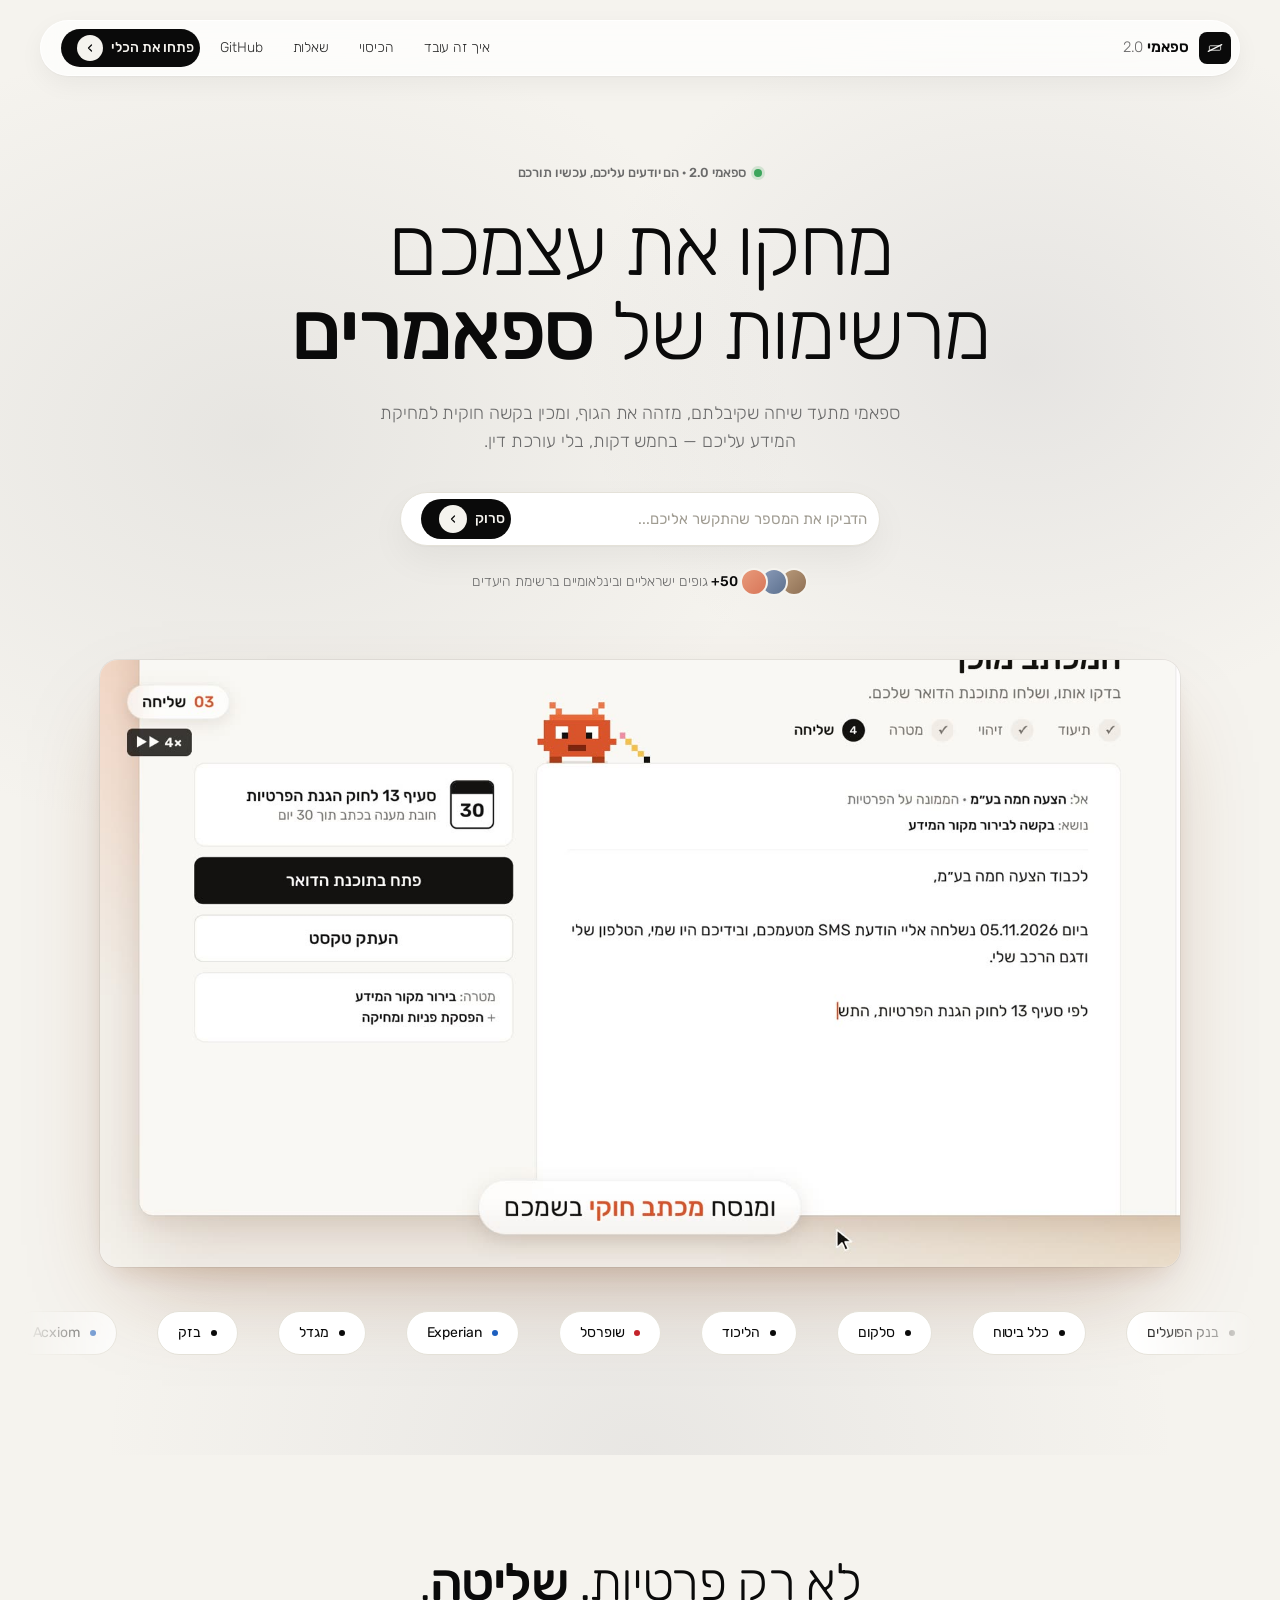
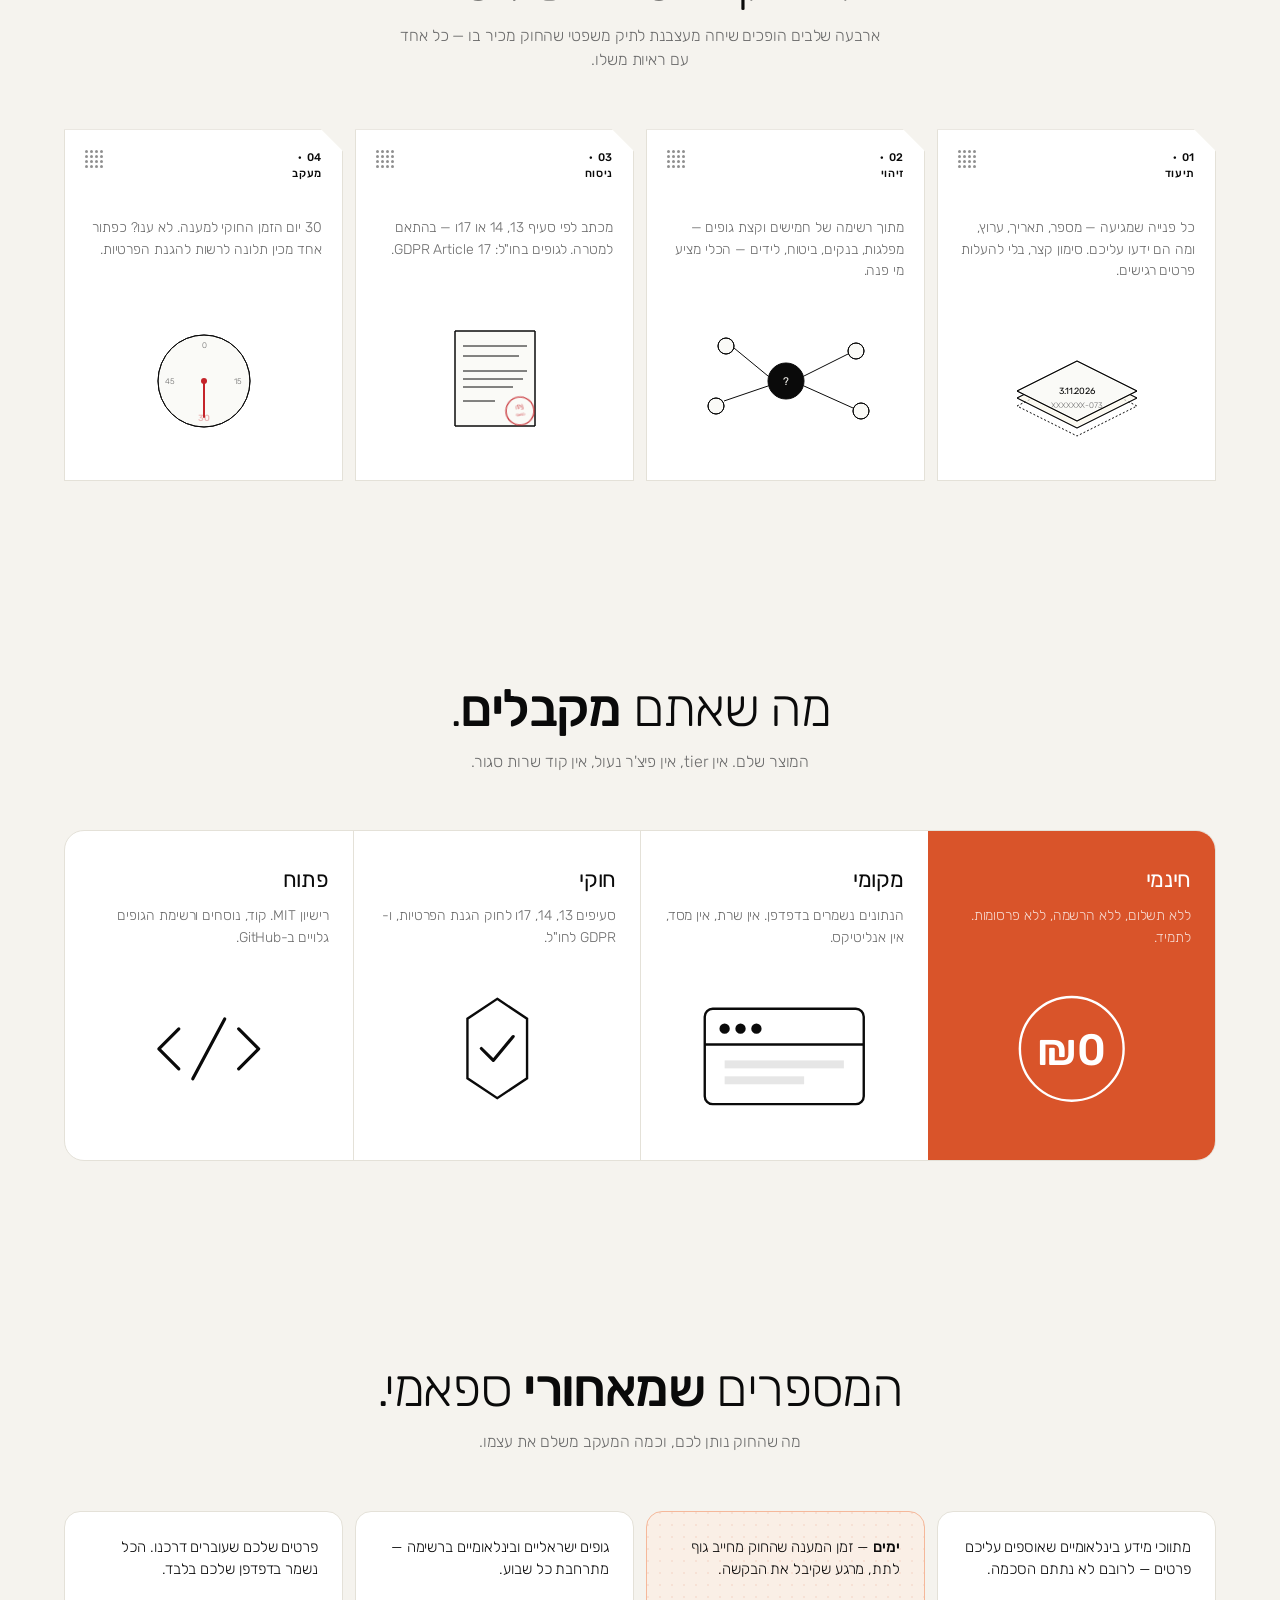
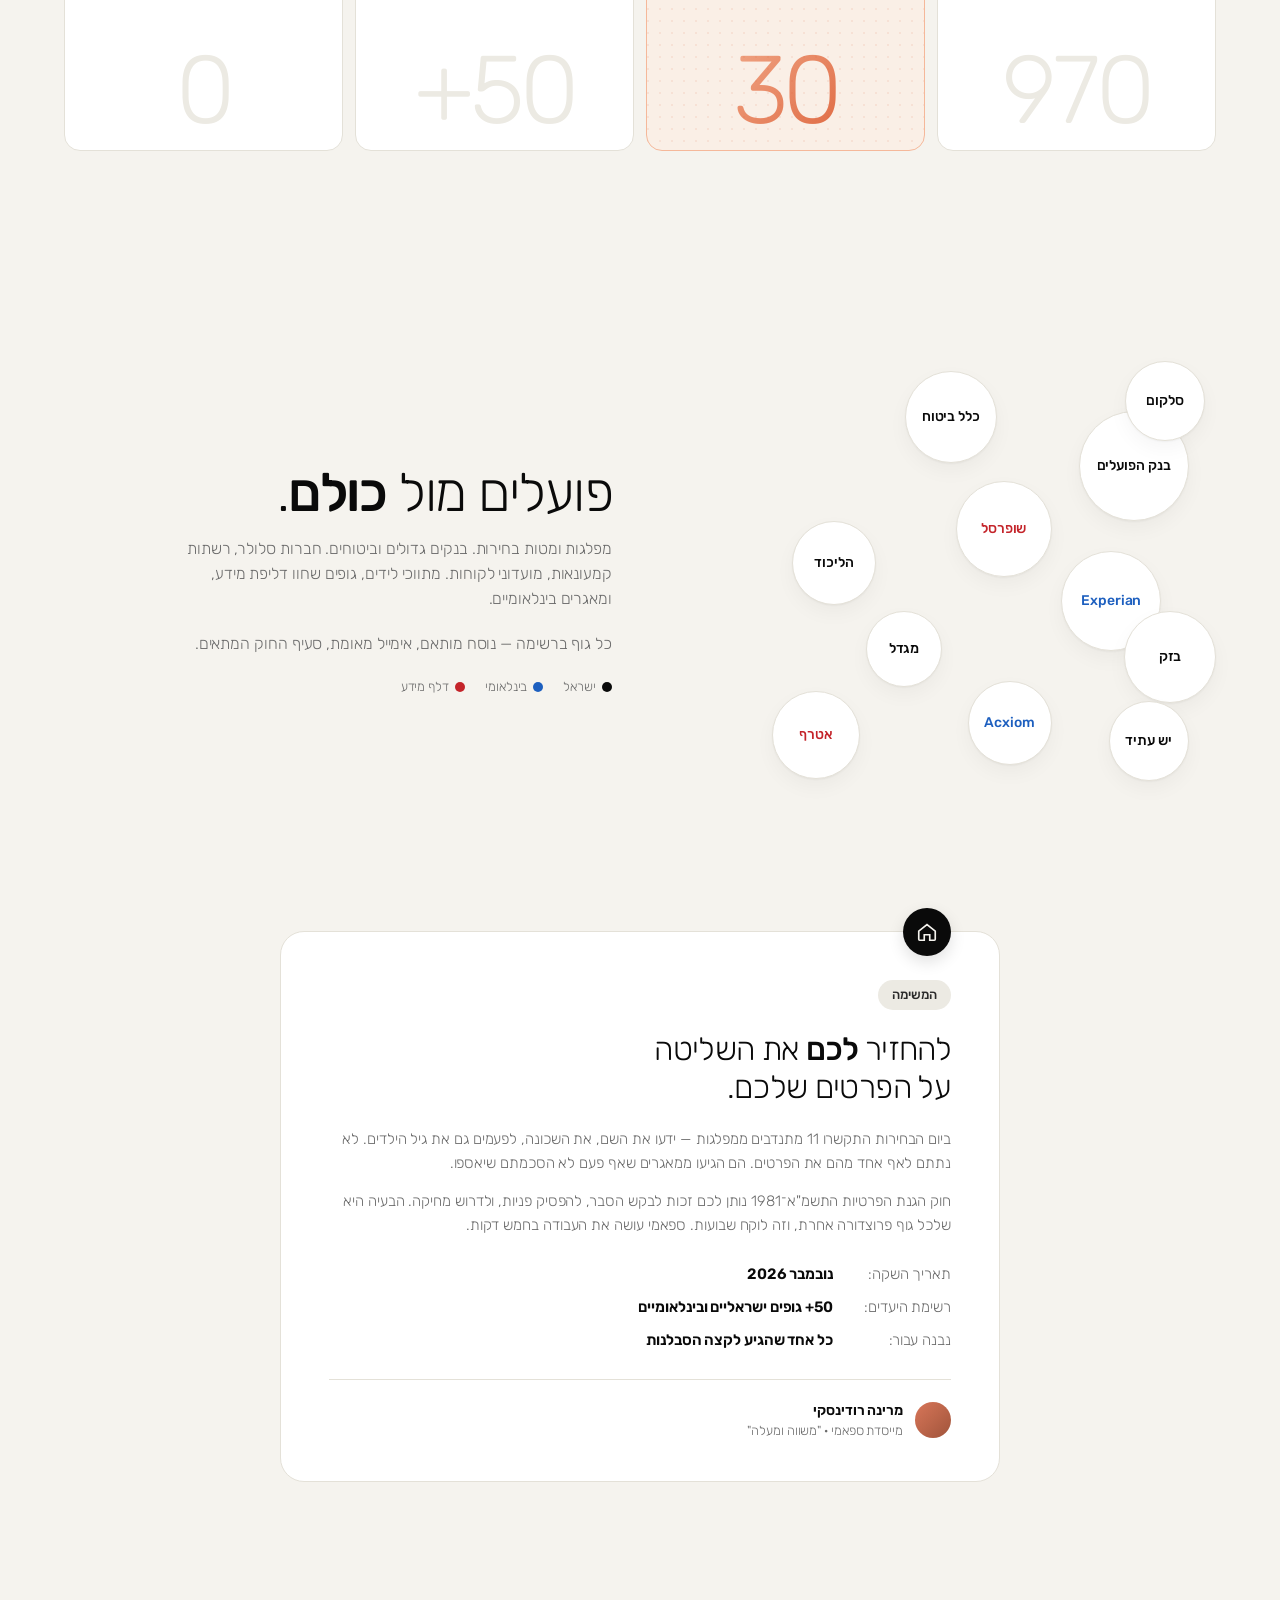
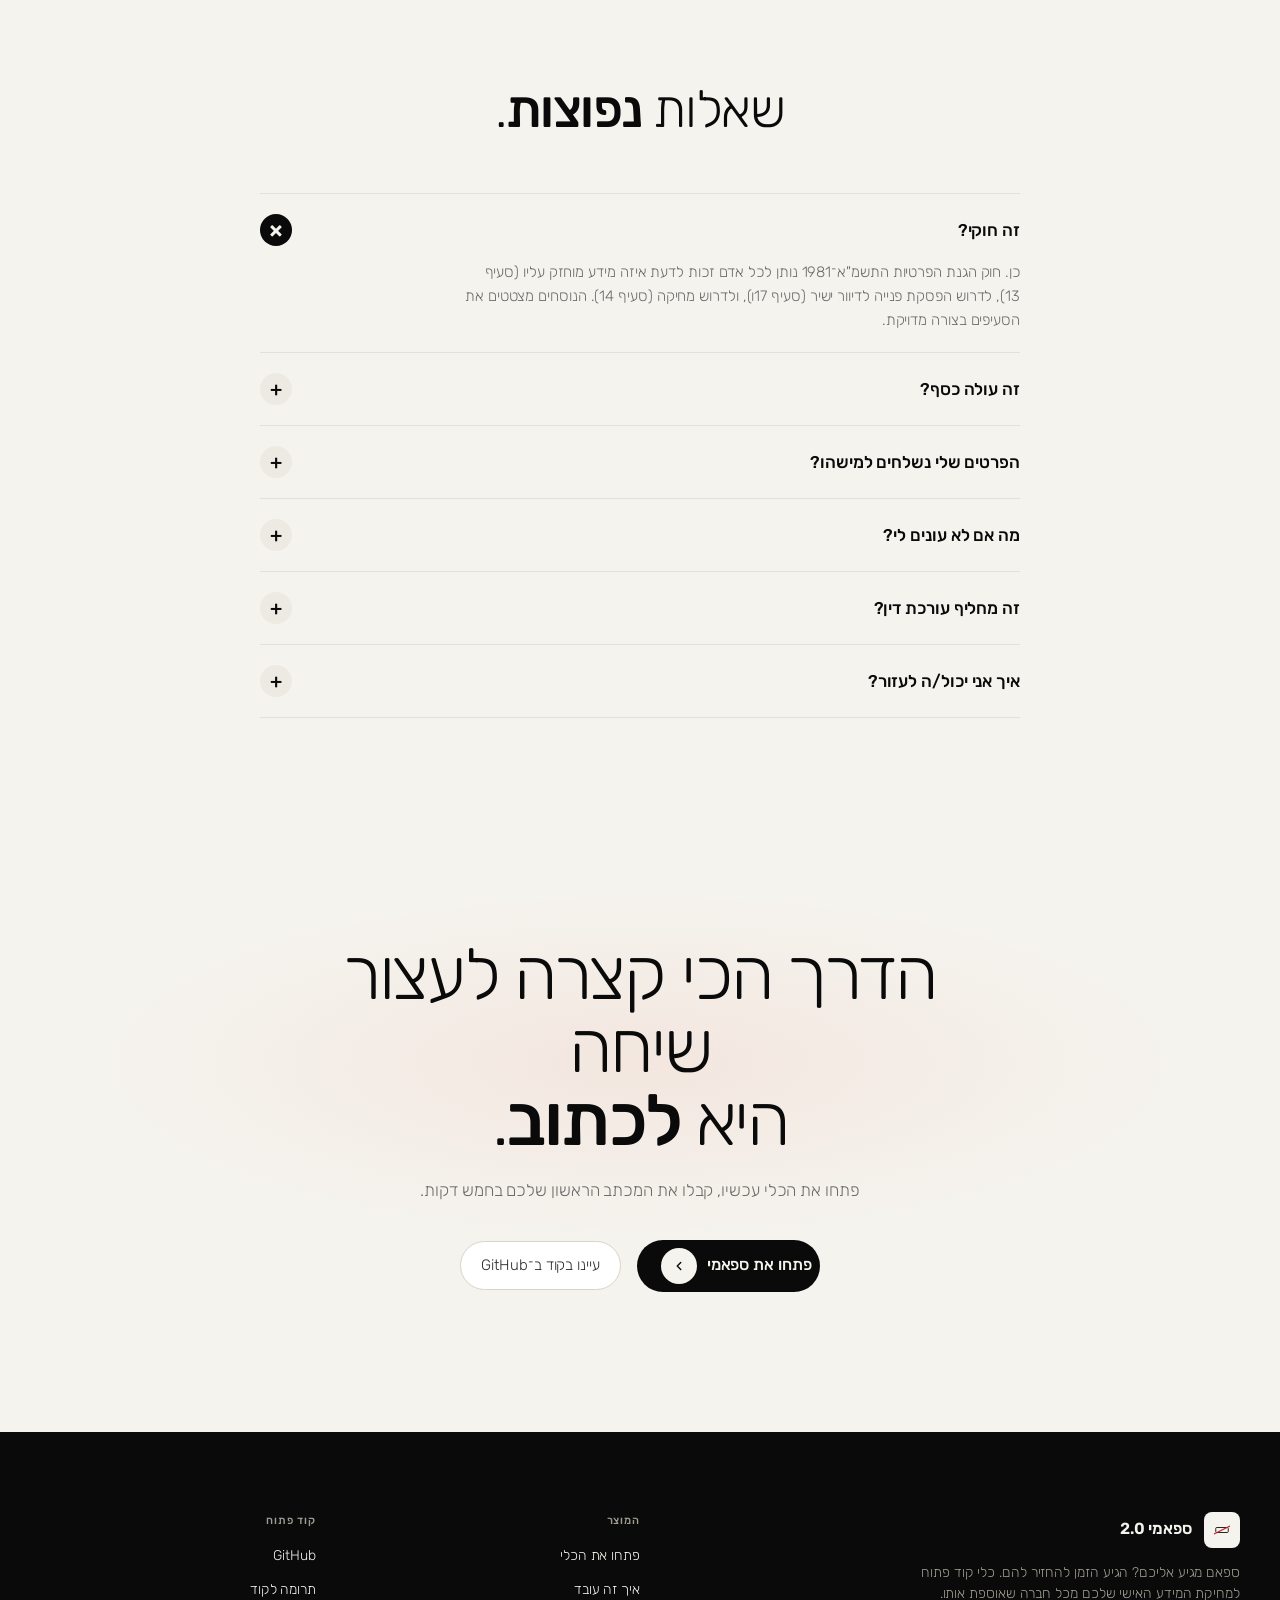
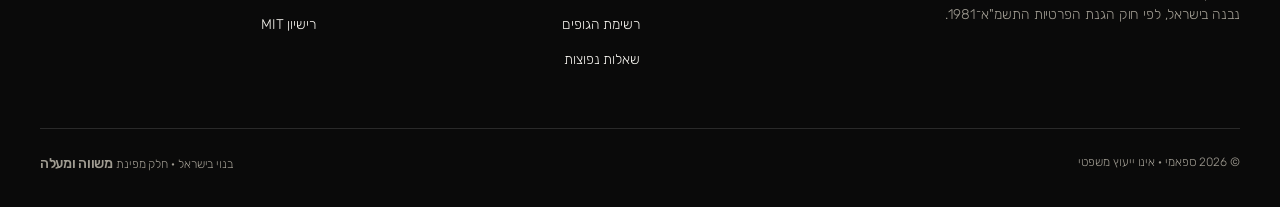
<file: index.html>
<!doctype html>
<html lang="he" dir="rtl">
<head>
  <meta charset="utf-8" />
  <meta name="viewport" content="width=device-width, initial-scale=1" />
  <title>ספאמי 2.0 · בקשת מחיקה חוקית, בחמש דקות</title>
  <meta name="description" content="כלי קוד פתוח לישראלים. מכין בקשת מחיקה חוקית לכל חברה שמחזיקה את הפרטים שלכם, לפי חוק הגנת הפרטיות ו-GDPR." />
  <link rel="preconnect" href="https://fonts.googleapis.com">
  <link rel="preconnect" href="https://fonts.gstatic.com" crossorigin>
  <link href="https://fonts.googleapis.com/css2?family=Rubik:wght@300;400;500;600&display=swap" rel="stylesheet">
  <link rel="icon" href="data:image/svg+xml,%3Csvg xmlns='http://www.w3.org/2000/svg' viewBox='0 0 32 32'%3E%3Crect width='32' height='32' rx='8' fill='%230a0a0a'/%3E%3Crect x='6' y='12' width='20' height='8' rx='1.5' stroke='%23fafaf7' stroke-width='1.4' fill='none'/%3E%3Cline x1='4' y1='22' x2='28' y2='10' stroke='%23fafaf7' stroke-width='2' stroke-linecap='round'/%3E%3C/svg%3E" />
  <style>
    :root {
      --ground: #f5f3ee;
      --ground-2: #eceae3;
      --surface: #ffffff;
      --ink: #0a0a0a;
      --ink-2: #2a2a2a;
      --mute: #6b6b6b;
      --mute-2: #a09c92;
      --rule: #e4e1d8;
      --rule-2: #d8d4c8;
      --accent: #d9542a;
      --accent-soft: #f5b89a;
      --accent-tint: #faefe6;
      --green: #3ca55c;
      --red: #c4242a;
      --blue: #1d5fbf;
    }
    * { box-sizing: border-box; margin: 0; padding: 0; }
    html { scroll-behavior: smooth; }
    body {
      font-family: 'Rubik', -apple-system, system-ui, sans-serif;
      font-weight: 300;
      background: var(--ground);
      color: var(--ink);
      direction: rtl;
      line-height: 1.55;
      -webkit-font-smoothing: antialiased;
      overflow-x: hidden;
      letter-spacing: -0.005em;
    }
    .italic-serif { font-weight: 500; letter-spacing: -0.02em; }
    strong, b { font-weight: 500; }
    em { font-weight: 600; font-style: normal; letter-spacing: -0.025em; }
    .mono { font-variant-numeric: tabular-nums; letter-spacing: 0; }

    /* TOP BAR */
    .topbar {
      position: fixed; top: 20px; left: 0; right: 0; z-index: 50;
      display: flex; justify-content: center; padding: 0 24px; pointer-events: none;
    }
    .topbar-inner {
      pointer-events: auto;
      display: flex; align-items: center; justify-content: space-between;
      gap: 24px; width: 100%; max-width: 1200px;
      padding: 8px 8px 8px 20px;
      background: rgba(255,255,255,0.72);
      backdrop-filter: blur(16px) saturate(140%);
      -webkit-backdrop-filter: blur(16px) saturate(140%);
      border: 1px solid rgba(255,255,255,0.8);
      border-radius: 999px;
      box-shadow: 0 1px 2px rgba(0,0,0,0.04), 0 8px 24px rgba(0,0,0,0.05);
    }
    .topbar .brand { display: flex; align-items: center; gap: 10px; text-decoration: none; color: var(--ink); }
    .topbar .mark {
      width: 32px; height: 32px; display: grid; place-items: center;
      background: var(--ink); color: #fafaf7; border-radius: 8px;
    }
    .topbar .mark svg { width: 18px; height: 18px; }
    .topbar .brand-name { font-weight: 600; font-size: 15px; }
    .topbar nav { display: flex; align-items: center; gap: 2px; font-size: 14px; }
    .topbar nav a { color: var(--ink-2); text-decoration: none; padding: 8px 14px; border-radius: 999px; transition: background 0.15s; }
    .topbar nav a:hover { background: rgba(10,10,10,0.05); }
    .topbar nav .pill-cta {
      display: inline-flex; align-items: center; gap: 8px;
      background: var(--ink); color: var(--ground);
      padding: 6px 6px 6px 16px; border-radius: 999px;
      font-weight: 500; margin-right: 4px;
    }
    .topbar nav .pill-cta .arrow {
      width: 26px; height: 26px; background: var(--ground); color: var(--ink);
      border-radius: 50%; display: grid; place-items: center;
    }
    .topbar nav .pill-cta .arrow svg { width: 12px; height: 12px; }

    /* HERO */
    .hero { position: relative; padding: 160px 24px 100px; text-align: center; overflow: hidden; }
    .hero::before {
      content: ''; position: absolute; inset: 0;
      background:
        radial-gradient(ellipse 60% 40% at 20% 30%, rgba(180,180,180,0.22), transparent 70%),
        radial-gradient(ellipse 50% 35% at 80% 25%, rgba(160,160,170,0.18), transparent 70%),
        radial-gradient(ellipse 70% 50% at 50% 100%, rgba(140,140,150,0.12), transparent 60%);
      pointer-events: none;
    }
    .hero > * { position: relative; }
    .beta-tag {
      display: inline-flex; align-items: center; gap: 8px;
      font-size: 13px; color: var(--mute);
      margin-bottom: 22px; font-weight: 500;
    }
    .beta-tag::before {
      content: ''; width: 8px; height: 8px;
      background: var(--green); border-radius: 50%;
      box-shadow: 0 0 0 3px rgba(60,165,92,0.18);
      animation: pulse 2s ease-in-out infinite;
    }
    @keyframes pulse {
      0%, 100% { box-shadow: 0 0 0 3px rgba(60,165,92,0.18); }
      50% { box-shadow: 0 0 0 7px rgba(60,165,92,0.08); }
    }
    .hero h1 {
      font-family: 'Rubik', -apple-system, system-ui, sans-serif;
      font-size: clamp(42px, 6.4vw, 88px);
      font-weight: 300; letter-spacing: -0.035em; line-height: 1.02;
      max-width: 14ch; margin: 0 auto 28px; color: var(--ink);
    }
    .hero h1 em { font-weight: 500; font-style: normal; letter-spacing: -0.03em; }
    .hero .sub {
      font-family: 'Rubik', -apple-system, system-ui, sans-serif; font-size: 18px; color: var(--mute);
      max-width: 48ch; margin: 0 auto 36px; line-height: 1.55;
    }
    .pill-input {
      display: flex; align-items: center;
      background: var(--surface); border: 1px solid var(--rule);
      border-radius: 999px; padding: 6px 6px 6px 20px;
      max-width: 480px; margin: 0 auto 22px;
      box-shadow: 0 1px 2px rgba(0,0,0,0.04), 0 14px 36px rgba(0,0,0,0.05);
      transition: border-color 0.2s;
    }
    .pill-input:focus-within { border-color: var(--ink); }
    .pill-input input {
      flex: 1; border: none; outline: none; background: transparent;
      font-family: inherit; font-size: 15px; color: var(--ink);
      padding: 10px 6px; direction: rtl;
    }
    .pill-input input::placeholder { color: var(--mute-2); }
    .pill-input button {
      display: inline-flex; align-items: center; gap: 8px;
      background: var(--ink); color: var(--ground);
      border: none; font-family: inherit; font-size: 14px; font-weight: 500;
      padding: 6px 6px 6px 18px; border-radius: 999px;
      cursor: pointer; transition: background 0.15s;
    }
    .pill-input button:hover { background: #2a2a2a; }
    .pill-input button .arrow {
      width: 28px; height: 28px; background: var(--ground); color: var(--ink);
      border-radius: 50%; display: grid; place-items: center;
    }
    .pill-input button .arrow svg { width: 12px; height: 12px; }
    .social-proof { display: inline-flex; align-items: center; gap: 10px; font-size: 14px; color: var(--mute); }
    .avatars { display: flex; flex-direction: row-reverse; }
    .avatars .avatar { width: 28px; height: 28px; border-radius: 50%; border: 2px solid var(--ground); margin-left: -8px; }
    .avatars .avatar.a1 { background: linear-gradient(135deg, #e89a7a, #d87659); }
    .avatars .avatar.a2 { background: linear-gradient(135deg, #8a9bb8, #5d718f); }
    .avatars .avatar.a3 { background: linear-gradient(135deg, #b89a7a, #8f7055); }

    /* LOGOS MARQUEE */
    .hero-film { width: 100%; max-width: 1080px; margin: 56px auto 0; border-radius: 18px; overflow: hidden; background: #f5f3ee;
      box-shadow: 0 0 0 1px rgba(10,10,10,.06), 0 40px 90px -30px rgba(120,60,20,.35), 0 12px 30px -12px rgba(120,60,20,.2);
      animation: rise 0.7s cubic-bezier(.2,.7,.2,1) 560ms both; }
    .hero-film video { display: block; width: 100%; height: auto; aspect-ratio: 16 / 9; }
    @media (max-width: 720px) { .hero-film { margin-top: 36px; border-radius: 12px; } }
    .logos-marquee {
      margin-top: 44px;
      overflow: hidden;
      mask-image: linear-gradient(to left, transparent, #000 10%, #000 90%, transparent);
      -webkit-mask-image: linear-gradient(to left, transparent, #000 10%, #000 90%, transparent);
    }
    .marquee-track {
      display: flex;
      gap: 40px;
      width: max-content;
      animation: marquee 40s linear infinite;
    }
    .marquee-track:hover { animation-play-state: paused; }
    .logo-chip {
      display: inline-flex;
      align-items: center;
      gap: 10px;
      padding: 10px 20px;
      background: var(--surface);
      border: 1px solid var(--rule);
      border-radius: 999px;
      font-size: 14px;
      font-weight: 400;
      color: var(--ink);
      white-space: nowrap;
      flex-shrink: 0;
    }
    .logo-chip .dot {
      width: 6px; height: 6px; border-radius: 50%; background: var(--ink);
      flex-shrink: 0;
    }
    .logo-chip.intl .dot { background: var(--blue); }
    .logo-chip.leak .dot { background: var(--red); }
    @keyframes marquee {
      from { transform: translateX(0); }
      to { transform: translateX(50%); }
    }

    /* DIAGRAM ANIMATIONS */
    @keyframes slip-rise {
      from { opacity: 0; transform: translateY(14px); }
      to { opacity: 1; transform: translateY(0); }
    }
    @keyframes pulse-dash {
      from { stroke-dashoffset: 40; }
      to { stroke-dashoffset: 0; }
    }
    @keyframes draw-line {
      from { stroke-dasharray: 0 100; }
      to { stroke-dasharray: 100 0; }
    }
    @keyframes seal-drop {
      0%   { opacity: 0; transform: rotate(-40deg) scale(0.4); transform-origin: 125px 95px; }
      70%  { opacity: 1; transform: rotate(-4deg) scale(1.1); transform-origin: 125px 95px; }
      100% { opacity: 1; transform: rotate(-8deg) scale(1); transform-origin: 125px 95px; }
    }
    @keyframes clock-hand {
      from { transform: rotate(-180deg); transform-origin: 100px 65px; }
      to { transform: rotate(0deg); transform-origin: 100px 65px; }
    }
    @keyframes node-pulse {
      0%, 100% { transform: scale(1); opacity: 1; }
      50%      { transform: scale(1.15); opacity: 0.7; }
    }
    @keyframes dot-light {
      0%, 100% { opacity: 0.3; }
      50%      { opacity: 1; }
    }

    /* Trigger diagram animations when card becomes visible */
    .cut-card.in .anim-slip-1 { animation: slip-rise 0.6s cubic-bezier(.2,.7,.2,1) 200ms both; }
    .cut-card.in .anim-slip-2 { animation: slip-rise 0.6s cubic-bezier(.2,.7,.2,1) 400ms both; }
    .cut-card.in .anim-slip-3 { animation: slip-rise 0.6s cubic-bezier(.2,.7,.2,1) 600ms both; }

    .cut-card.in .anim-line {
      stroke-dasharray: 60;
      animation: pulse-dash 1.4s linear 400ms infinite;
    }
    .cut-card.in .anim-node {
      transform-box: fill-box; transform-origin: center;
      animation: node-pulse 2.2s ease-in-out infinite;
    }
    .cut-card.in .anim-node-2 { animation-delay: 0.3s; }
    .cut-card.in .anim-node-3 { animation-delay: 0.6s; }
    .cut-card.in .anim-node-4 { animation-delay: 0.9s; }

    .cut-card.in .anim-doc-line {
      stroke-dasharray: 80;
      stroke-dashoffset: 80;
      animation: pulse-dash 0.4s ease-out forwards;
    }
    .cut-card.in .anim-doc-line-1 { animation-delay: 300ms; }
    .cut-card.in .anim-doc-line-2 { animation-delay: 400ms; }
    .cut-card.in .anim-doc-line-3 { animation-delay: 500ms; }
    .cut-card.in .anim-doc-line-4 { animation-delay: 600ms; }
    .cut-card.in .anim-doc-line-5 { animation-delay: 700ms; }
    .cut-card.in .anim-doc-line-6 { animation-delay: 800ms; }
    .cut-card.in .anim-seal {
      opacity: 0;
      animation: seal-drop 0.5s cubic-bezier(.2,.8,.2,1) 1200ms forwards;
    }

    .cut-card.in .anim-clock-hand {
      transform-origin: 100px 65px;
      animation: clock-hand 2.2s cubic-bezier(.2,.7,.2,1) 300ms both;
    }
    .cut-card.in .anim-clock-mark {
      opacity: 0;
      animation: dot-light 0.4s ease-out 2800ms forwards;
    }

    /* SECTIONS */
    .section { max-width: 1200px; margin: 0 auto; padding: 100px 24px; position: relative; }
    .section-head { text-align: center; margin-bottom: 56px; }
    .section-head h2 {
      font-family: 'Rubik', -apple-system, system-ui, sans-serif;
      font-size: clamp(32px, 4.2vw, 52px);
      font-weight: 300; letter-spacing: -0.025em; line-height: 1.05;
      margin-bottom: 14px; color: var(--ink);
    }
    .section-head h2 em { font-weight: 500; font-style: normal; letter-spacing: -0.03em; }
    .section-head p { color: var(--mute); font-size: 16px; max-width: 48ch; margin: 0 auto; }

    /* CUT-CORNER CARDS */
    .cards-grid { display: grid; grid-template-columns: repeat(4, 1fr); gap: 12px; }
    .cut-card {
      background: var(--surface); border: 1px solid var(--rule);
      padding: 20px 20px 24px; position: relative;
      min-height: 340px; display: flex; flex-direction: column;
      clip-path: polygon(0 0, calc(100% - 22px) 0, 100% 22px, 100% 100%, 0 100%);
      transition: transform 0.2s ease;
    }
    .cut-card:hover { transform: translateY(-2px); }
    .cut-card .cut-top { display: flex; justify-content: space-between; align-items: flex-start; margin-bottom: 36px; }
    .cut-card .cut-label {
      font-family: 'Rubik', -apple-system, system-ui, sans-serif;
      font-size: 11px; font-weight: 500; letter-spacing: 0.06em;
      text-transform: uppercase; color: var(--ink); line-height: 1.4;
    }
    .cut-card .cut-dots {
      display: grid; grid-template-columns: repeat(4, 3px);
      grid-template-rows: repeat(4, 3px); gap: 2px; opacity: 0.45;
    }
    .cut-card .cut-dots span { width: 3px; height: 3px; background: var(--ink); border-radius: 50%; }
    .cut-card .cut-body { font-size: 14px; color: var(--mute); line-height: 1.55; margin-bottom: auto; }
    .cut-card .cut-diagram { margin-top: 24px; display: grid; place-items: center; min-height: 150px; }
    .cut-card .cut-diagram svg { width: 100%; max-width: 200px; height: auto; }

    /* PILLARS (one orange highlighted) */
    .pillars {
      background: var(--surface); border: 1px solid var(--rule);
      border-radius: 20px; overflow: hidden;
      display: grid; grid-template-columns: repeat(4, 1fr);
    }
    .pillar {
      padding: 32px 24px; border-left: 1px solid var(--rule);
      position: relative; min-height: 320px;
      display: flex; flex-direction: column;
    }
    .pillar:last-child { border-left: none; }
    .pillar h4 {
      font-family: 'Rubik', -apple-system, system-ui, sans-serif; font-size: 22px; font-weight: 400;
      margin-bottom: 8px; letter-spacing: -0.015em;
    }
    .pillar p { font-size: 14px; color: var(--mute); line-height: 1.55; margin-bottom: 20px; }
    .pillar .pillar-diagram { margin-top: auto; display: grid; place-items: center; min-height: 140px; }
    .pillar.featured { background: var(--accent); color: var(--surface); border: none; }
    .pillar.featured h4 { color: var(--surface); }
    .pillar.featured p { color: rgba(255,255,255,0.78); }

    /* STAT CARDS */
    .stats-grid { display: grid; grid-template-columns: repeat(4, 1fr); gap: 12px; }
    .stat-card {
      background: var(--surface); border: 1px solid var(--rule);
      border-radius: 16px; padding: 24px 24px 0;
      position: relative; min-height: 240px;
      display: flex; flex-direction: column; justify-content: space-between; overflow: hidden;
    }
    .stat-card .stat-body { font-size: 15px; line-height: 1.5; color: var(--ink); margin-bottom: 12px; }
    .stat-card .stat-big {
      font-family: 'Rubik', -apple-system, system-ui, sans-serif;
      font-size: 96px; font-weight: 300; line-height: 1;
      color: var(--ground-2); letter-spacing: -0.045em;
      text-align: center; padding: 0 0 12px; user-select: none;
    }
    .stat-card.featured { background: var(--accent-tint); border-color: var(--accent-soft); }
    .stat-card.featured .stat-big {
      background: linear-gradient(135deg, var(--accent-soft) 0%, var(--accent) 100%);
      -webkit-background-clip: text; background-clip: text;
      -webkit-text-fill-color: transparent;
    }
    .stat-card.featured::after {
      content: ''; position: absolute; inset: 0;
      background-image: radial-gradient(circle at 1px 1px, rgba(217,84,42,0.18) 1px, transparent 0);
      background-size: 12px 12px; pointer-events: none; opacity: 0.5;
    }

    /* COVERAGE */
    .coverage { display: grid; grid-template-columns: 1fr 1fr; gap: 56px; align-items: center; }
    .coverage .text h2 {
      font-family: 'Rubik', -apple-system, system-ui, sans-serif;
      font-size: clamp(32px, 4.2vw, 56px);
      font-weight: 300; letter-spacing: -0.03em; line-height: 1.05; margin-bottom: 16px;
    }
    .coverage .text h2 em { font-weight: 500; font-style: normal; letter-spacing: -0.03em; }
    .coverage .text p { font-size: 16px; color: var(--mute); max-width: 44ch; margin-bottom: 20px; }
    .coverage .text .legend { display: flex; gap: 20px; font-size: 13px; color: var(--mute); }
    .coverage .text .legend span { display: inline-flex; align-items: center; gap: 6px; }
    .coverage .text .legend span::before { content: ''; width: 10px; height: 10px; border-radius: 50%; background: var(--ink); }
    .coverage .text .legend span.intl::before { background: var(--blue); }
    .coverage .text .legend span.leak::before { background: var(--red); }
    .bubbles { position: relative; height: 460px; }
    .bubble {
      position: absolute; border-radius: 50%;
      display: grid; place-items: center;
      background: var(--surface); border: 1px solid var(--rule);
      font-family: 'Rubik', -apple-system, system-ui, sans-serif; font-weight: 500;
      color: var(--ink); text-align: center; padding: 8px;
      font-size: 14px;
      box-shadow: 0 1px 2px rgba(0,0,0,0.04), 0 8px 20px rgba(0,0,0,0.04);
      transition: transform 0.4s cubic-bezier(.2,.7,.2,1);
    }
    .bubble:hover { transform: scale(1.06); z-index: 2; }
    .bubble.b-intl { color: var(--blue); }
    .bubble.b-leak { color: var(--red); }

    /* MISSION */
    .mission { padding: 20px 24px 100px; }
    .mission-card {
      max-width: 720px; margin: 0 auto;
      background: var(--surface); border: 1px solid var(--rule);
      border-radius: 24px; padding: 48px 48px 40px;
      position: relative;
    }
    .mission-card .top-icon {
      position: absolute; top: -24px; right: 48px;
      width: 48px; height: 48px;
      background: var(--ink); color: var(--ground);
      border-radius: 50%; display: grid; place-items: center;
      box-shadow: 0 6px 16px rgba(0,0,0,0.12);
    }
    .mission-card .top-icon svg { width: 22px; height: 22px; }
    .mission-card .badge {
      display: inline-block; font-size: 13px; color: var(--ink-2);
      background: var(--ground-2); padding: 5px 14px; border-radius: 999px;
      margin-bottom: 20px; font-weight: 500;
    }
    .mission-card h2 {
      font-family: 'Rubik', -apple-system, system-ui, sans-serif; font-size: 32px; font-weight: 300;
      line-height: 1.2; letter-spacing: -0.02em; margin-bottom: 20px;
    }
    .mission-card h2 em { font-weight: 500; font-style: normal; letter-spacing: -0.025em; }
    .mission-card p { font-size: 15px; color: var(--mute); line-height: 1.6; margin-bottom: 14px; }
    .mission-card .stats-mini { margin-top: 26px; margin-bottom: 26px; display: flex; flex-direction: column; gap: 10px; }
    .mission-card .stats-mini .stat { font-size: 15px; display: flex; gap: 8px; }
    .mission-card .stats-mini .stat strong { font-weight: 600; }
    .mission-card .stats-mini .stat span { color: var(--mute); min-width: 110px; }
    .mission-card .signature { display: flex; align-items: center; gap: 12px; padding-top: 20px; border-top: 1px solid var(--rule); }
    .mission-card .signature .avatar { width: 36px; height: 36px; border-radius: 50%; background: linear-gradient(135deg, #d87659, #a0543b); }
    .mission-card .signature .s-name { font-size: 14px; font-weight: 600; }
    .mission-card .signature .s-title { font-size: 13px; color: var(--mute); }

    /* FAQ */
    .faq-wrap { max-width: 760px; margin: 0 auto; }
    .faq-item { border-top: 1px solid var(--rule); padding: 20px 0; }
    .faq-item:last-child { border-bottom: 1px solid var(--rule); }
    .faq-item summary {
      cursor: pointer; font-size: 17px; font-weight: 500; list-style: none;
      display: flex; justify-content: space-between; align-items: center; gap: 12px;
    }
    .faq-item summary::-webkit-details-marker { display: none; }
    .faq-item summary::after {
      content: '+'; width: 32px; height: 32px;
      border-radius: 50%; background: var(--ground-2);
      display: grid; place-items: center;
      font-size: 20px; color: var(--ink);
      transition: transform 0.25s ease, background 0.25s ease, color 0.25s ease;
      flex-shrink: 0; line-height: 1;
    }
    .faq-item[open] summary::after {
      content: '×'; background: var(--ink); color: var(--ground); font-size: 24px;
    }
    .faq-item .a { font-size: 15px; color: var(--mute); line-height: 1.6; margin-top: 14px; max-width: 62ch; }

    /* BIG CTA */
    .big-cta { padding: 120px 24px 140px; text-align: center; position: relative; overflow: hidden; }
    .big-cta::before {
      content: ''; position: absolute; inset: 0;
      background: radial-gradient(ellipse 60% 40% at 50% 40%, rgba(217,84,42,0.08), transparent 70%);
    }
    .big-cta > * { position: relative; }
    .big-cta h2 {
      font-family: 'Rubik', -apple-system, system-ui, sans-serif;
      font-size: clamp(36px, 5.6vw, 72px);
      font-weight: 300; letter-spacing: -0.035em; line-height: 1.02;
      max-width: 16ch; margin: 0 auto 20px;
    }
    .big-cta h2 em { font-weight: 500; font-style: normal; letter-spacing: -0.03em; }
    .big-cta p { font-size: 17px; color: var(--mute); max-width: 44ch; margin: 0 auto 36px; }
    .pill-cta-btn {
      display: inline-flex; align-items: center; gap: 10px;
      background: var(--ink); color: var(--ground);
      padding: 8px 8px 8px 24px; border-radius: 999px;
      text-decoration: none; font-weight: 500; font-size: 16px;
      transition: background 0.15s;
    }
    .pill-cta-btn:hover { background: #2a2a2a; }
    .pill-cta-btn .arrow {
      width: 36px; height: 36px; background: var(--ground); color: var(--ink);
      border-radius: 50%; display: grid; place-items: center;
    }
    .pill-cta-btn .arrow svg { width: 14px; height: 14px; }
    .ghost-link {
      display: inline-flex; align-items: center; gap: 8px;
      color: var(--ink-2); text-decoration: none; font-size: 15px;
      padding: 12px 20px; border: 1px solid var(--rule-2);
      border-radius: 999px; background: var(--surface);
      margin-right: 12px; transition: border-color 0.15s;
    }
    .ghost-link:hover { border-color: var(--ink); }

    /* FOOTER */
    footer { background: var(--ink); color: var(--ground); padding: 80px 24px 32px; }
    .footer-inner { max-width: 1200px; margin: 0 auto; }
    .footer-top {
      display: grid; grid-template-columns: 2fr 1fr 1fr; gap: 48px;
      padding-bottom: 56px; border-bottom: 1px solid #2a2a2a;
    }
    .footer-brand { display: flex; align-items: center; gap: 12px; margin-bottom: 14px; }
    .footer-brand .mark {
      width: 36px; height: 36px; background: var(--ground); color: var(--ink);
      border-radius: 8px; display: grid; place-items: center;
    }
    .footer-brand .mark svg { width: 20px; height: 20px; }
    .footer-brand .name { font-size: 16px; font-weight: 600; }
    .footer-tag { font-size: 14px; color: var(--mute-2); max-width: 36ch; line-height: 1.5; }
    .footer-col h5 { font-size: 11px; color: var(--mute-2); text-transform: uppercase; letter-spacing: 0.08em; font-weight: 500; margin-bottom: 14px; }
    .footer-col ul { list-style: none; display: flex; flex-direction: column; gap: 10px; }
    .footer-col a { color: var(--ground); text-decoration: none; font-size: 14px; }
    .footer-col a:hover { color: var(--mute-2); }
    .footer-bottom { padding-top: 24px; display: flex; justify-content: space-between; font-size: 12px; color: var(--mute-2); }
    .footer-bottom .italic-serif { font-size: 14px; }

    /* MOBILE */
    @media (max-width: 860px) {
      .topbar { top: 10px; padding: 0 12px; }
      .topbar-inner { padding: 6px 6px 6px 14px; gap: 10px; }
      .topbar nav a:not(.pill-cta) { display: none; }
      .topbar .brand-name { display: none; }
      .topbar nav .pill-cta { padding: 4px 4px 4px 14px; font-size: 13px; }
      .topbar nav .pill-cta .arrow { width: 22px; height: 22px; }
      .hero { padding: 110px 20px 40px; }
      .hero h1 { font-size: 40px; max-width: 100%; }
      .hero .sub { font-size: 16px; }
      .section { padding: 56px 20px; }
      .cards-grid, .pillars, .stats-grid { grid-template-columns: 1fr; }
      .pillars { border-radius: 16px; }
      .pillar { border-left: none; border-bottom: 1px solid var(--rule); min-height: auto; }
      .pillar:last-child { border-bottom: none; }
      .cut-card { min-height: 260px; }
      .stat-card .stat-big { font-size: 72px; }
      .mission-card { padding: 36px 24px 28px; }
      .mission-card .top-icon { right: 24px; }
      .mission-card h2 { font-size: 26px; }
      .coverage { grid-template-columns: 1fr; gap: 32px; }
      .bubbles { height: 420px; }
      .big-cta { padding: 60px 20px 80px; }
      footer { padding: 56px 20px 24px; }
      .footer-top { grid-template-columns: 1fr; gap: 32px; padding-bottom: 32px; }
      .footer-bottom { flex-direction: column; gap: 8px; }
    }

    @keyframes rise { from { opacity: 0; transform: translateY(16px); } to { opacity: 1; transform: translateY(0); } }
    .hero .beta-tag { animation: rise 0.5s cubic-bezier(.2,.7,.2,1) 60ms both; }
    .hero h1 { animation: rise 0.6s cubic-bezier(.2,.7,.2,1) 160ms both; }
    .hero .sub { animation: rise 0.5s cubic-bezier(.2,.7,.2,1) 280ms both; }
    .hero .pill-input { animation: rise 0.5s cubic-bezier(.2,.7,.2,1) 380ms both; }
    .hero .social-proof { animation: rise 0.5s cubic-bezier(.2,.7,.2,1) 480ms both; }
    .reveal { opacity: 0; transform: translateY(20px); transition: opacity 0.7s ease, transform 0.7s cubic-bezier(.2,.7,.2,1); }
    .reveal.in { opacity: 1; transform: translateY(0); }
    .reveal.d1 { transition-delay: 70ms; }
    .reveal.d2 { transition-delay: 140ms; }
    .reveal.d3 { transition-delay: 210ms; }
    .reveal.d4 { transition-delay: 280ms; }

    @media (prefers-reduced-motion: reduce) {
      *, *::before, *::after { animation-duration: 0.001s !important; animation-delay: 0s !important; transition-duration: 0.001s !important; }
    }
  </style>
</head>
<body>

<header class="topbar">
  <div class="topbar-inner">
    <a class="brand" href="#top">
      <span class="mark" aria-label="ספאמי">
        <svg viewBox="0 0 32 32" fill="none">
          <rect x="6" y="12" width="20" height="8" rx="1.5" stroke="currentColor" stroke-width="1.4"/>
          <line x1="4" y1="22" x2="28" y2="10" stroke="currentColor" stroke-width="2" stroke-linecap="round"/>
        </svg>
      </span>
      <span class="brand-name">ספאמי<span style="font-weight:300; color:var(--mute); margin-right:4px;">2.0</span></span>
    </a>
    <nav>
      <a href="#how">איך זה עובד</a>
      <a href="#coverage">הכיסוי</a>
      <a href="#faq">שאלות</a>
      <a href="https://github.com/" target="_blank">GitHub</a>
      <a href="app.html" class="pill-cta">
        פתחו את הכלי
        <span class="arrow"><svg viewBox="0 0 24 24" fill="none" stroke="currentColor" stroke-width="2.4"><path d="M15 6l-6 6 6 6" stroke-linecap="round" stroke-linejoin="round"/></svg></span>
      </a>
    </nav>
  </div>
</header>

<main id="top">

  <!-- HERO -->
  <section class="hero">
    <div class="beta-tag">ספאמי 2.0 · הם יודעים עליכם, עכשיו תורכם</div>
    <h1>מחקו את עצמכם<br/>מרשימות של <em>ספאמרים</em></h1>
    <p class="sub">ספאמי מתעד שיחה שקיבלתם, מזהה את הגוף, ומכין בקשה חוקית למחיקת המידע עליכם — בחמש דקות, בלי עורכת דין.</p>
    <form class="pill-input" onsubmit="event.preventDefault(); openApp();">
      <input type="text" id="hero-input" placeholder="הדביקו את המספר שהתקשר אליכם..." />
      <button type="submit">
        סרוק
        <span class="arrow"><svg viewBox="0 0 24 24" fill="none" stroke="currentColor" stroke-width="2.4"><path d="M15 6l-6 6 6 6" stroke-linecap="round" stroke-linejoin="round"/></svg></span>
      </button>
    </form>
    <div class="social-proof">
      <div class="avatars" aria-hidden="true">
        <div class="avatar a1"></div><div class="avatar a2"></div><div class="avatar a3"></div>
      </div>
      <span><strong style="color: var(--ink); font-weight: 500;">50+</strong> גופים ישראליים ובינלאומיים ברשימת היעדים</span>
    </div>

    <div class="hero-film">
      <video autoplay muted loop playsinline preload="metadata" poster="assets/hero-poster.jpg" aria-label="הדגמה: ספאמי מזהה את השולח ומכין מכתב בקשה חוקי">
        <source src="assets/hero.mp4" type="video/mp4" />
      </video>
    </div>

    <div class="logos-marquee" aria-hidden="true">
      <div class="marquee-track">
        <span class="logo-chip"><span class="dot"></span>בנק הפועלים</span>
        <span class="logo-chip"><span class="dot"></span>כלל ביטוח</span>
        <span class="logo-chip"><span class="dot"></span>סלקום</span>
        <span class="logo-chip"><span class="dot"></span>הליכוד</span>
        <span class="logo-chip leak"><span class="dot"></span>שופרסל</span>
        <span class="logo-chip intl"><span class="dot"></span>Experian</span>
        <span class="logo-chip"><span class="dot"></span>מגדל</span>
        <span class="logo-chip"><span class="dot"></span>בזק</span>
        <span class="logo-chip intl"><span class="dot"></span>Acxiom</span>
        <span class="logo-chip leak"><span class="dot"></span>אטרף</span>
        <span class="logo-chip"><span class="dot"></span>יש עתיד</span>
        <span class="logo-chip"><span class="dot"></span>פרטנר</span>
        <span class="logo-chip"><span class="dot"></span>בנק לאומי</span>
        <span class="logo-chip"><span class="dot"></span>הראל</span>
        <span class="logo-chip intl"><span class="dot"></span>LexisNexis</span>
        <span class="logo-chip"><span class="dot"></span>סופר-פארם</span>
        <span class="logo-chip"><span class="dot"></span>הפניקס</span>
        <span class="logo-chip intl"><span class="dot"></span>Truecaller</span>
        <!-- duplicate for seamless loop -->
        <span class="logo-chip"><span class="dot"></span>בנק הפועלים</span>
        <span class="logo-chip"><span class="dot"></span>כלל ביטוח</span>
        <span class="logo-chip"><span class="dot"></span>סלקום</span>
        <span class="logo-chip"><span class="dot"></span>הליכוד</span>
        <span class="logo-chip leak"><span class="dot"></span>שופרסל</span>
        <span class="logo-chip intl"><span class="dot"></span>Experian</span>
        <span class="logo-chip"><span class="dot"></span>מגדל</span>
        <span class="logo-chip"><span class="dot"></span>בזק</span>
        <span class="logo-chip intl"><span class="dot"></span>Acxiom</span>
        <span class="logo-chip leak"><span class="dot"></span>אטרף</span>
        <span class="logo-chip"><span class="dot"></span>יש עתיד</span>
        <span class="logo-chip"><span class="dot"></span>פרטנר</span>
        <span class="logo-chip"><span class="dot"></span>בנק לאומי</span>
        <span class="logo-chip"><span class="dot"></span>הראל</span>
        <span class="logo-chip intl"><span class="dot"></span>LexisNexis</span>
        <span class="logo-chip"><span class="dot"></span>סופר-פארם</span>
        <span class="logo-chip"><span class="dot"></span>הפניקס</span>
        <span class="logo-chip intl"><span class="dot"></span>Truecaller</span>
      </div>
    </div>
  </section>

  <!-- 4 CUT-CARDS -->
  <section class="section" id="how">
    <div class="section-head">
      <h2>לא רק פרטיות. <em>שליטה</em>.</h2>
      <p>ארבעה שלבים הופכים שיחה מעצבנת לתיק משפטי שהחוק מכיר בו — כל אחד עם ראיות משלו.</p>
    </div>
    <div class="cards-grid">
      <article class="cut-card reveal">
        <div class="cut-top">
          <div class="cut-label">01 ·<br/>תיעוד</div>
          <div class="cut-dots" aria-hidden="true"><span></span><span></span><span></span><span></span><span></span><span></span><span></span><span></span><span></span><span></span><span></span><span></span><span></span><span></span><span></span><span></span></div>
        </div>
        <p class="cut-body">כל פנייה שמגיעה — מספר, תאריך, ערוץ, ומה הם ידעו עליכם. סימון קצר, בלי להעלות פרטים רגישים.</p>
        <div class="cut-diagram" aria-hidden="true">
          <svg viewBox="0 0 200 130" fill="none" stroke="#0a0a0a" stroke-width="1">
            <g class="anim-slip-1">
              <path d="M40 90 L100 60 L160 90 L100 120 Z" stroke-dasharray="2 2"/>
            </g>
            <g class="anim-slip-2">
              <path d="M40 82 L100 52 L160 82 L100 112 Z" fill="#faf7ec" opacity="0.7"/>
              <path d="M40 82 L100 52 L160 82 L100 112 Z"/>
            </g>
            <g class="anim-slip-3">
              <path d="M40 75 L100 45 L160 75 L100 105 Z" fill="#fafaf7"/>
              <path d="M40 75 L100 45 L160 75 L100 105 Z"/>
              <text x="100" y="78" text-anchor="middle" font-family="Rubik" font-weight="400" font-size="9" fill="#0a0a0a" stroke="none">3.11.2026</text>
              <text x="100" y="92" text-anchor="middle" font-family="Rubik" font-weight="300" font-size="8" fill="#6b6b6b" stroke="none">073-XXXXXXX</text>
            </g>
          </svg>
        </div>
      </article>

      <article class="cut-card reveal d1">
        <div class="cut-top">
          <div class="cut-label">02 ·<br/>זיהוי</div>
          <div class="cut-dots" aria-hidden="true"><span></span><span></span><span></span><span></span><span></span><span></span><span></span><span></span><span></span><span></span><span></span><span></span><span></span><span></span><span></span><span></span></div>
        </div>
        <p class="cut-body">מתוך רשימה של חמישים וקצת גופים — מפלגות, בנקים, ביטוח, לידים — הכלי מציע מי פנה.</p>
        <div class="cut-diagram" aria-hidden="true">
          <svg viewBox="0 0 200 130" fill="none" stroke="#0a0a0a" stroke-width="1">
            <path class="anim-line" d="M48 32 L82 60" stroke-dasharray="4 4"/>
            <path class="anim-line" d="M162 38 L118 60" stroke-dasharray="4 4"/>
            <path class="anim-line" d="M38 85 L82 70" stroke-dasharray="4 4"/>
            <path class="anim-line" d="M167 92 L118 70" stroke-dasharray="4 4"/>
            <g class="anim-node"><circle cx="40" cy="30" r="8" fill="#fafaf7"/><circle cx="40" cy="30" r="8"/></g>
            <g class="anim-node anim-node-2"><circle cx="170" cy="35" r="8" fill="#fafaf7"/><circle cx="170" cy="35" r="8"/></g>
            <g class="anim-node anim-node-3"><circle cx="30" cy="90" r="8" fill="#fafaf7"/><circle cx="30" cy="90" r="8"/></g>
            <g class="anim-node anim-node-4"><circle cx="175" cy="95" r="8" fill="#fafaf7"/><circle cx="175" cy="95" r="8"/></g>
            <circle cx="100" cy="65" r="18" fill="#0a0a0a"/>
            <text x="100" y="69" text-anchor="middle" font-family="Rubik" font-size="11" fill="#f5f3ee" stroke="none" font-weight="400">?</text>
          </svg>
        </div>
      </article>

      <article class="cut-card reveal d2">
        <div class="cut-top">
          <div class="cut-label">03 ·<br/>ניסוח</div>
          <div class="cut-dots" aria-hidden="true"><span></span><span></span><span></span><span></span><span></span><span></span><span></span><span></span><span></span><span></span><span></span><span></span><span></span><span></span><span></span><span></span></div>
        </div>
        <p class="cut-body">מכתב לפי סעיף 13, 14 או 17ו — בהתאם למטרה. לגופים בחו"ל: GDPR Article 17.</p>
        <div class="cut-diagram" aria-hidden="true">
          <svg viewBox="0 0 200 130" fill="none" stroke="#0a0a0a" stroke-width="1">
            <path d="M60 15 L140 15 L140 110 L60 110 Z" fill="#fafaf7"/>
            <path d="M60 15 L140 15 L140 110 L60 110 Z"/>
            <line class="anim-doc-line anim-doc-line-1" x1="132" y1="30" x2="68" y2="30"/>
            <line class="anim-doc-line anim-doc-line-2" x1="124" y1="40" x2="68" y2="40"/>
            <line class="anim-doc-line anim-doc-line-3" x1="132" y1="55" x2="68" y2="55"/>
            <line class="anim-doc-line anim-doc-line-4" x1="128" y1="63" x2="68" y2="63"/>
            <line class="anim-doc-line anim-doc-line-5" x1="118" y1="71" x2="68" y2="71"/>
            <line class="anim-doc-line anim-doc-line-6" x1="100" y1="85" x2="68" y2="85"/>
            <g class="anim-seal">
              <circle cx="125" cy="95" r="14" stroke="#c4242a" stroke-width="1.2" fill="none"/>
              <text x="125" y="93" text-anchor="middle" font-family="Rubik" font-size="6" fill="#c4242a" stroke="none">§17ו</text>
              <text x="125" y="100" text-anchor="middle" font-family="Rubik" font-size="4" fill="#c4242a" stroke="none">ספאמי</text>
            </g>
          </svg>
        </div>
      </article>

      <article class="cut-card reveal d3">
        <div class="cut-top">
          <div class="cut-label">04 ·<br/>מעקב</div>
          <div class="cut-dots" aria-hidden="true"><span></span><span></span><span></span><span></span><span></span><span></span><span></span><span></span><span></span><span></span><span></span><span></span><span></span><span></span><span></span><span></span></div>
        </div>
        <p class="cut-body">30 יום הזמן החוקי למענה. לא ענו? כפתור אחד מכין תלונה לרשות להגנת הפרטיות.</p>
        <div class="cut-diagram" aria-hidden="true">
          <svg viewBox="0 0 200 130" fill="none" stroke="#0a0a0a" stroke-width="1">
            <circle cx="100" cy="65" r="46" fill="#fafaf7"/>
            <circle cx="100" cy="65" r="46"/>
            <text x="100" y="32" text-anchor="middle" font-family="Rubik" font-size="8" fill="#6b6b6b" stroke="none">0</text>
            <text x="134" y="68" text-anchor="middle" font-family="Rubik" font-size="8" fill="#6b6b6b" stroke="none">15</text>
            <text x="66" y="68" text-anchor="middle" font-family="Rubik" font-size="8" fill="#6b6b6b" stroke="none">45</text>
            <text class="anim-clock-mark" x="100" y="105" text-anchor="middle" font-family="Rubik" font-weight="500" font-size="9" fill="#c4242a" stroke="none">30</text>
            <path class="anim-clock-hand" d="M100 65 L100 101" stroke="#c4242a" stroke-width="2" stroke-linecap="round"/>
            <circle cx="100" cy="65" r="3" fill="#c4242a" stroke="none"/>
          </svg>
        </div>
      </article>
    </div>
  </section>

  <!-- PILLARS -->
  <section class="section">
    <div class="section-head">
      <h2>מה שאתם <em>מקבלים</em>.</h2>
      <p>המוצר שלם. אין tier, אין פיצ'ר נעול, אין קוד שרות סגור.</p>
    </div>
    <div class="pillars reveal">
      <div class="pillar featured">
        <h4>חינמי</h4>
        <p>ללא תשלום, ללא הרשמה, ללא פרסומות. לתמיד.</p>
        <div class="pillar-diagram" aria-hidden="true">
          <svg viewBox="0 0 120 80" fill="none" stroke="currentColor" stroke-width="1.2">
            <circle cx="60" cy="40" r="26"/>
            <text x="60" y="48" text-anchor="middle" font-family="Rubik" font-size="22" fill="currentColor" stroke="none" font-weight="500">₪0</text>
          </svg>
        </div>
      </div>
      <div class="pillar">
        <h4>מקומי</h4>
        <p>הנתונים נשמרים בדפדפן. אין שרת, אין מסד, אין אנליטיקס.</p>
        <div class="pillar-diagram" aria-hidden="true">
          <svg viewBox="0 0 120 80" fill="none" stroke="#0a0a0a" stroke-width="1.2">
            <rect x="20" y="20" width="80" height="48" rx="4"/>
            <circle cx="30" cy="30" r="2" fill="#0a0a0a"/>
            <circle cx="38" cy="30" r="2" fill="#0a0a0a"/>
            <circle cx="46" cy="30" r="2" fill="#0a0a0a"/>
            <line x1="20" y1="38" x2="100" y2="38"/>
            <rect x="30" y="46" width="60" height="4" fill="#0a0a0a" opacity="0.1" stroke="none"/>
            <rect x="30" y="54" width="40" height="4" fill="#0a0a0a" opacity="0.1" stroke="none"/>
          </svg>
        </div>
      </div>
      <div class="pillar">
        <h4>חוקי</h4>
        <p>סעיפים 13, 14, 17ו לחוק הגנת הפרטיות, ו-GDPR לחו"ל.</p>
        <div class="pillar-diagram" aria-hidden="true">
          <svg viewBox="0 0 120 80" fill="none" stroke="#0a0a0a" stroke-width="1.2">
            <path d="M60 15 L75 25 L75 55 L60 65 L45 55 L45 25 Z"/>
            <path d="M52 40 L58 46 L68 34" stroke-width="1.6" stroke-linecap="round" stroke-linejoin="round"/>
          </svg>
        </div>
      </div>
      <div class="pillar">
        <h4>פתוח</h4>
        <p>רישיון MIT. קוד, נוסחים ורשימת הגופים גלויים ב-GitHub.</p>
        <div class="pillar-diagram" aria-hidden="true">
          <svg viewBox="0 0 120 80" fill="none" stroke="#0a0a0a" stroke-width="1.2">
            <path d="M45 30 L35 40 L45 50" stroke-linecap="round" stroke-linejoin="round" stroke-width="1.6"/>
            <path d="M75 30 L85 40 L75 50" stroke-linecap="round" stroke-linejoin="round" stroke-width="1.6"/>
            <path d="M68 25 L52 55" stroke-linecap="round" stroke-width="1.6"/>
          </svg>
        </div>
      </div>
    </div>
  </section>

  <!-- STATS big faded -->
  <section class="section">
    <div class="section-head">
      <h2>המספרים <em>שמאחורי</em> ספאמי.</h2>
      <p>מה שהחוק נותן לכם, וכמה המעקב משלם את עצמו.</p>
    </div>
    <div class="stats-grid">
      <div class="stat-card reveal">
        <div class="stat-body">מתווכי מידע בינלאומיים שאוספים עליכם פרטים — לרובם לא נתתם הסכמה.</div>
        <div class="stat-big">970</div>
      </div>
      <div class="stat-card featured reveal d1">
        <div class="stat-body"><strong>ימים</strong> — זמן המענה שהחוק מחייב גוף לתת, מרגע שקיבל את הבקשה.</div>
        <div class="stat-big">30</div>
      </div>
      <div class="stat-card reveal d2">
        <div class="stat-body">גופים ישראליים ובינלאומיים ברשימה — מתרחבת כל שבוע.</div>
        <div class="stat-big">50+</div>
      </div>
      <div class="stat-card reveal d3">
        <div class="stat-body">פרטים שלכם שעוברים דרכנו. הכל נשמר בדפדפן שלכם בלבד.</div>
        <div class="stat-big">0</div>
      </div>
    </div>
  </section>

  <!-- COVERAGE bubbles -->
  <section class="section" id="coverage">
    <div class="coverage">
      <div class="bubbles reveal" aria-hidden="true">
        <div class="bubble" style="width:92px; height:92px; top:20px; right:40%;">כלל ביטוח</div>
        <div class="bubble" style="width:110px; height:110px; top:60px; right:5%;">בנק הפועלים</div>
        <div class="bubble" style="width:80px; height:80px; top:10px; right:2%;">סלקום</div>
        <div class="bubble b-leak" style="width:96px; height:96px; top:130px; right:30%;">שופרסל</div>
        <div class="bubble" style="width:84px; height:84px; top:170px; right:62%;">הליכוד</div>
        <div class="bubble b-intl" style="width:100px; height:100px; top:200px; right:10%;">Experian</div>
        <div class="bubble" style="width:76px; height:76px; top:260px; right:50%;">מגדל</div>
        <div class="bubble" style="width:92px; height:92px; top:260px; right:0%;">בזק</div>
        <div class="bubble b-intl" style="width:84px; height:84px; top:330px; right:30%;">Acxiom</div>
        <div class="bubble b-leak" style="width:88px; height:88px; top:340px; right:65%;">אטרף</div>
        <div class="bubble" style="width:80px; height:80px; top:350px; right:5%;">יש עתיד</div>
      </div>
      <div class="text">
        <h2>פועלים מול <em>כולם</em>.</h2>
        <p>מפלגות ומטות בחירות. בנקים גדולים וביטוחים. חברות סלולר, רשתות קמעונאות, מועדוני לקוחות. מתווכי לידים, גופים שחוו דליפת מידע, ומאגרים בינלאומיים.</p>
        <p>כל גוף ברשימה — נוסח מותאם, אימייל מאומת, סעיף החוק המתאים.</p>
        <div class="legend">
          <span>ישראל</span>
          <span class="intl">בינלאומי</span>
          <span class="leak">דלף מידע</span>
        </div>
      </div>
    </div>
  </section>

  <!-- MISSION -->
  <section class="mission">
    <div class="mission-card reveal">
      <div class="top-icon" aria-hidden="true">
        <svg viewBox="0 0 24 24" fill="none" stroke="currentColor" stroke-width="1.8">
          <path d="M3 11l9-7 9 7v9a1 1 0 01-1 1h-5v-6h-6v6H4a1 1 0 01-1-1z"/>
        </svg>
      </div>
      <span class="badge">המשימה</span>
      <h2>להחזיר <em>לכם</em> את השליטה<br/>על הפרטים שלכם.</h2>
      <p>ביום הבחירות התקשרו 11 מתנדבים ממפלגות — ידעו את השם, את השכונה, לפעמים גם את גיל הילדים. לא נתתם לאף אחד מהם את הפרטים. הם הגיעו ממאגרים שאף פעם לא הסכמתם שיאספו.</p>
      <p>חוק הגנת הפרטיות התשמ"א־1981 נותן לכם זכות לבקש הסבר, להפסיק פניות, ולדרוש מחיקה. הבעיה היא שלכל גוף פרוצדורה אחרת, וזה לוקח שבועות. ספאמי עושה את העבודה בחמש דקות.</p>
      <div class="stats-mini">
        <div class="stat"><span>תאריך השקה:</span><strong>נובמבר 2026</strong></div>
        <div class="stat"><span>רשימת היעדים:</span><strong>50+ גופים ישראליים ובינלאומיים</strong></div>
        <div class="stat"><span>נבנה עבור:</span><strong>כל אחד שהגיע לקצה הסבלנות</strong></div>
      </div>
      <div class="signature">
        <div class="avatar"></div>
        <div>
          <div class="s-name">מרינה רודינסקי</div>
          <div class="s-title">מייסדת ספאמי · "משווה ומעלה"</div>
        </div>
      </div>
    </div>
  </section>

  <!-- FAQ -->
  <section class="section" id="faq">
    <div class="section-head">
      <h2>שאלות <em>נפוצות</em>.</h2>
    </div>
    <div class="faq-wrap">
      <details class="faq-item" open>
        <summary>זה חוקי?</summary>
        <p class="a">כן. חוק הגנת הפרטיות התשמ"א־1981 נותן לכל אדם זכות לדעת איזה מידע מוחזק עליו (סעיף 13), לדרוש הפסקת פנייה לדיוור ישיר (סעיף 17ו), ולדרוש מחיקה (סעיף 14). הנוסחים מצטטים את הסעיפים בצורה מדויקת.</p>
      </details>
      <details class="faq-item">
        <summary>זה עולה כסף?</summary>
        <p class="a">לא. קוד פתוח, רישיון MIT, ללא הרשמה, ללא פרסומות. שימוש אישי ומסחרי, הסבה של הקוד, שינוי — הכל מותר.</p>
      </details>
      <details class="faq-item">
        <summary>הפרטים שלי נשלחים למישהו?</summary>
        <p class="a">לא. הכל נשמר ב־localStorage של הדפדפן. אין שרת, אין מסד נתונים, אין אנליטיקס. אם תמחקו את הדפדפן — הנתונים ילכו איתו.</p>
      </details>
      <details class="faq-item">
        <summary>מה אם לא עונים לי?</summary>
        <p class="a">החוק מחייב מענה תוך 30 יום. הכלי מתריע כשעובר הזמן ומכין בלחיצה אחת טיוטה של תלונה לרשות להגנת הפרטיות.</p>
      </details>
      <details class="faq-item">
        <summary>זה מחליף עורכת דין?</summary>
        <p class="a">לא. למקרה פרטני, לתביעה, או למצב מורכב — התייעצו עם עו"ד. הכלי מכין את התיעוד שעו"ד תזדקק לו.</p>
      </details>
      <details class="faq-item">
        <summary>איך אני יכול/ה לעזור?</summary>
        <p class="a">תרמו ב־GitHub: הוספת גופים לרשימה, אימות של אימיילים שהשתנו, תרגום לערבית או לרוסית, תיקוני נוסח משפטי. כל שינוי עובר PR.</p>
      </details>
    </div>
  </section>

  <!-- BIG CTA -->
  <section class="big-cta">
    <h2>הדרך הכי קצרה לעצור שיחה<br/>היא <em>לכתוב</em>.</h2>
    <p>פתחו את הכלי עכשיו, קבלו את המכתב הראשון שלכם בחמש דקות.</p>
    <div>
      <a href="app.html" class="pill-cta-btn">
        פתחו את ספאמי
        <span class="arrow"><svg viewBox="0 0 24 24" fill="none" stroke="currentColor" stroke-width="2.4"><path d="M15 6l-6 6 6 6" stroke-linecap="round" stroke-linejoin="round"/></svg></span>
      </a>
      <a href="https://github.com/" target="_blank" class="ghost-link">עיינו בקוד ב־GitHub</a>
    </div>
  </section>

</main>

<footer>
  <div class="footer-inner">
    <div class="footer-top">
      <div>
        <div class="footer-brand">
          <span class="mark">
            <svg viewBox="0 0 32 32" fill="none">
              <rect x="6" y="12" width="20" height="8" rx="1.5" stroke="currentColor" stroke-width="1.4"/>
              <line x1="4" y1="22" x2="28" y2="10" stroke="#c4242a" stroke-width="2.2" stroke-linecap="round"/>
            </svg>
          </span>
          <span class="name">ספאמי 2.0</span>
        </div>
        <p class="footer-tag">ספאם מגיע אליכם? הגיע הזמן להחזיר להם. כלי קוד פתוח למחיקת המידע האישי שלכם מכל חברה שאוספת אותו. נבנה בישראל, לפי חוק הגנת הפרטיות התשמ"א־1981.</p>
      </div>
      <div class="footer-col">
        <h5>המוצר</h5>
        <ul>
          <li><a href="app.html">פתחו את הכלי</a></li>
          <li><a href="#how">איך זה עובד</a></li>
          <li><a href="#coverage">רשימת הגופים</a></li>
          <li><a href="#faq">שאלות נפוצות</a></li>
        </ul>
      </div>
      <div class="footer-col">
        <h5>קוד פתוח</h5>
        <ul>
          <li><a href="https://github.com/" target="_blank">GitHub</a></li>
          <li><a href="https://github.com/" target="_blank">תרומה לקוד</a></li>
          <li><a href="https://github.com/" target="_blank">רישיון MIT</a></li>
        </ul>
      </div>
    </div>
    <div class="footer-bottom">
      <span>© 2026 ספאמי · אינו ייעוץ משפטי</span>
      <span>בנוי בישראל · חלק מפינת <span class="italic-serif">משווה ומעלה</span></span>
    </div>
  </div>
</footer>

<script>
  function openApp() {
    const num = document.getElementById('hero-input').value.trim();
    if (num) sessionStorage.setItem('spammy.prefill-number', num);
    window.location.href = 'app.html';
  }
  const io = new IntersectionObserver((entries) => {
    entries.forEach(e => {
      if (e.isIntersecting) { e.target.classList.add('in'); io.unobserve(e.target); }
    });
  }, { threshold: 0.12, rootMargin: '0px 0px -60px 0px' });
  document.querySelectorAll('.reveal').forEach(el => io.observe(el));
</script>

</body>
</html>
</file>
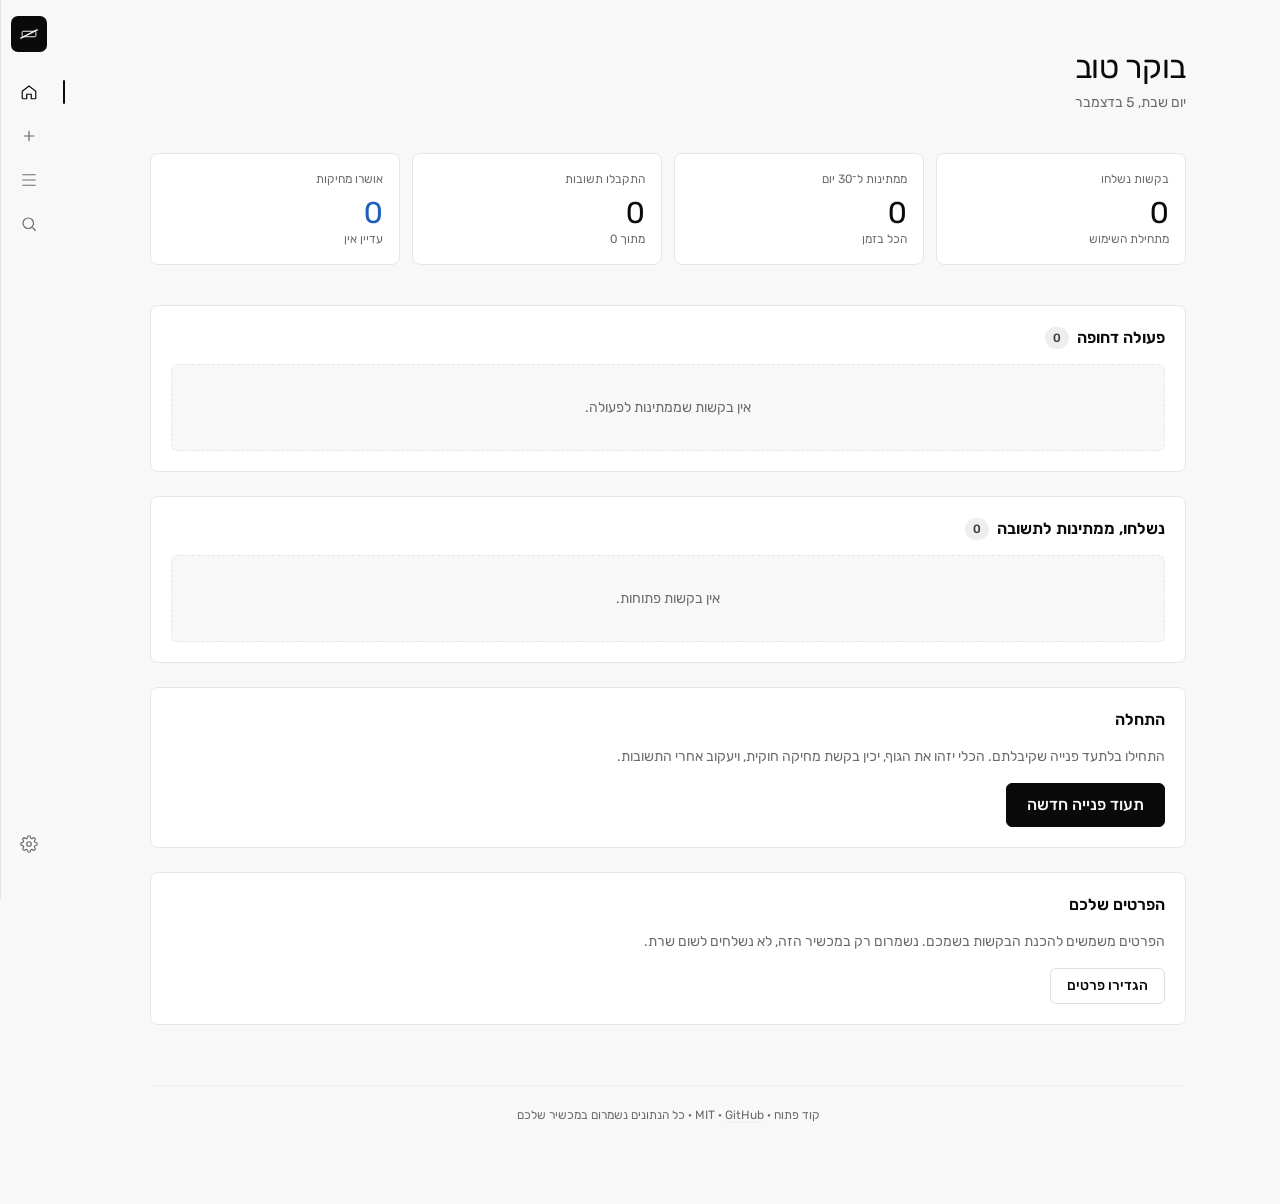
<file: app.html>
<!doctype html>
<html lang="he" dir="rtl">
<head>
  <meta charset="utf-8" />
  <meta name="viewport" content="width=device-width, initial-scale=1" />
  <title>ספאמי · ספר הבקשות</title>
  <meta name="description" content="כלי קוד פתוח לתיעוד פניות ספאם ושליחת בקשות מחיקה חוקיות לפי חוק הגנת הפרטיות ו-GDPR." />
  <link rel="preconnect" href="https://fonts.googleapis.com">
  <link rel="preconnect" href="https://fonts.gstatic.com" crossorigin>
  <link href="https://fonts.googleapis.com/css2?family=Rubik:wght@300;400;500;600;700&display=swap" rel="stylesheet">
  <link rel="stylesheet" href="styles.css" />
  <link rel="icon" href="data:image/svg+xml,%3Csvg xmlns='http://www.w3.org/2000/svg' viewBox='0 0 32 32'%3E%3Crect width='32' height='32' rx='6' fill='%230a0a0a'/%3E%3Crect x='6' y='12' width='20' height='8' rx='1.5' stroke='%23f8f8f8' stroke-width='1.4' fill='none'/%3E%3Cline x1='4' y1='22' x2='28' y2='10' stroke='%23f8f8f8' stroke-width='2' stroke-linecap='round'/%3E%3C/svg%3E" />
</head>
<body>
  <div class="shell">
    <main class="main" id="main"></main>
    <nav class="rail" aria-label="ניווט ראשי">
      <div class="rail-mark" onclick="go('home')" title="ספאמי" aria-label="ספאמי">
        <svg viewBox="0 0 32 32" fill="none" aria-hidden="true">
          <rect x="6" y="12" width="20" height="8" rx="1.5" stroke="currentColor" stroke-width="1.4"/>
          <line x1="4" y1="22" x2="28" y2="10" stroke="currentColor" stroke-width="2" stroke-linecap="round"/>
        </svg>
      </div>
      <div class="rail-group">
        <button class="rail-btn" data-nav="home" onclick="go('home')" aria-label="בית" title="בית">
          <svg viewBox="0 0 24 24" fill="none" stroke="currentColor" stroke-width="1.6"><path d="M3 11l9-7 9 7v9a1 1 0 01-1 1h-5v-6h-6v6H4a1 1 0 01-1-1z"/></svg>
        </button>
        <button class="rail-btn" data-nav="new-call" onclick="go('new-call')" aria-label="פנייה חדשה" title="פנייה חדשה">
          <svg viewBox="0 0 24 24" fill="none" stroke="currentColor" stroke-width="1.6"><path d="M12 5v14m-7-7h14"/></svg>
        </button>
        <button class="rail-btn" data-nav="bulk" onclick="go('bulk')" aria-label="שליחה המונית" title="שליחה המונית">
          <svg viewBox="0 0 24 24" fill="none" stroke="currentColor" stroke-width="1.6"><path d="M3 5h18M3 12h18M3 19h18"/></svg>
        </button>
        <button class="rail-btn" data-nav="scan" onclick="go('scan')" aria-label="סריקת מספרים" title="סריקת מספרים">
          <svg viewBox="0 0 24 24" fill="none" stroke="currentColor" stroke-width="1.6"><circle cx="11" cy="11" r="7"/><path d="M21 21l-4.3-4.3"/></svg>
        </button>
      </div>
      <div class="rail-spacer"></div>
      <div class="rail-group">
        <button class="rail-btn" data-nav="profile" onclick="go('profile')" aria-label="הגדרות" title="הגדרות">
          <svg viewBox="0 0 24 24" fill="none" stroke="currentColor" stroke-width="1.6"><circle cx="12" cy="12" r="3"/><path d="M19.4 15a1.65 1.65 0 00.33 1.82l.06.06a2 2 0 01-2.83 2.83l-.06-.06a1.65 1.65 0 00-1.82-.33 1.65 1.65 0 00-1 1.51V21a2 2 0 01-4 0v-.09a1.65 1.65 0 00-1-1.51 1.65 1.65 0 00-1.82.33l-.06.06a2 2 0 01-2.83-2.83l.06-.06a1.65 1.65 0 00.33-1.82 1.65 1.65 0 00-1.51-1H3a2 2 0 010-4h.09a1.65 1.65 0 001.51-1 1.65 1.65 0 00-.33-1.82l-.06-.06a2 2 0 012.83-2.83l.06.06a1.65 1.65 0 001.82.33h.09a1.65 1.65 0 001-1.51V3a2 2 0 014 0v.09a1.65 1.65 0 001 1.51 1.65 1.65 0 001.82-.33l.06-.06a2 2 0 012.83 2.83l-.06.06a1.65 1.65 0 00-.33 1.82v.09a1.65 1.65 0 001.51 1H21a2 2 0 010 4h-.09a1.65 1.65 0 00-1.51 1z"/></svg>
        </button>
      </div>
    </nav>
  </div>
  <script src="data/entities.js"></script>
  <script src="data/templates.js"></script>
  <script src="app.js"></script>
</body>
</html>
</file>
<file: styles.css>
:root {
  --ground: #f8f8f8;
  --surface: #ffffff;
  --raised: #eeeeee;
  --border: #e6e6e6;
  --rule: #f0f0f0;
  --control: #d4d4d4;
  --text: #0a0a0a;
  --muted: #6b6b6b;
  --accent: #141414;
  --signal: #1d5fbf;
  --warning: #92400e;
  --warning-bg: #fffbeb;
  --positive: #2e7d32;
  --positive-bg: #dcfae5;
  --negative: #c4242a;
  --negative-bg: #ffedea;
  --neutral-bg: #eeeeee;
  --neutral-ink: #3d3d3d;
  --radius-card: 8px;
  --radius-control: 6px;
  --row-height: 44px;
  --rail-width: 56px;
  --gap: 12px;
  --pad: 24px;
  --control-height: 36px;
  --fs-title: 24px;
  --fs-section: 16px;
  --fs-kpi: 30px;
  --fs-body: 14px;
  --fs-small: 12px;
}

* { box-sizing: border-box; margin: 0; padding: 0; }

html { font-size: 14px; }

body {
  font-family: 'Rubik', -apple-system, system-ui, sans-serif;
  background: var(--ground);
  color: var(--text);
  direction: rtl;
  line-height: 1.5;
  min-height: 100vh;
  font-variant-numeric: tabular-nums;
  -webkit-font-smoothing: antialiased;
  font-feature-settings: 'cv11';
}

.mono { font-family: 'Rubik', -apple-system, system-ui, sans-serif; }

/* --- Shell: rail + content --- */
.shell {
  display: grid;
  grid-template-columns: 1fr var(--rail-width);
  min-height: 100vh;
}

.rail {
  background: var(--ground);
  border-left: 1px solid var(--border);
  display: flex;
  flex-direction: column;
  align-items: center;
  padding: 16px 0;
  position: sticky;
  top: 0;
  height: 100vh;
}
.rail-mark {
  width: 36px; height: 36px;
  display: grid; place-items: center;
  background: var(--text);
  color: var(--ground);
  border-radius: 7px;
  margin-bottom: 20px;
  cursor: pointer;
  transition: transform 0.18s ease, background 0.18s ease;
}
.rail-mark:hover { transform: rotate(-4deg); background: #1a1a1a; }
.rail-mark svg { width: 22px; height: 22px; }
.rail-group { display: flex; flex-direction: column; gap: 4px; margin-bottom: 20px; }
.rail-btn {
  width: 40px; height: 40px;
  display: grid; place-items: center;
  border-radius: 6px;
  cursor: pointer;
  color: var(--muted);
  background: transparent;
  border: none;
  transition: color 0.12s, background 0.12s;
  position: relative;
}
.rail-btn:hover { color: var(--text); background: var(--raised); }
.rail-btn.active { color: var(--text); }
.rail-btn.active::before {
  content: ''; position: absolute; right: -16px; top: 8px; bottom: 8px;
  width: 2px; background: var(--text); border-radius: 1px;
}
.rail-btn svg { width: 18px; height: 18px; }
.rail-spacer { flex: 1; }

.main {
  padding: 48px 32px 80px;
  max-width: 1100px;
  margin: 0 auto;
  width: 100%;
}

/* --- Home: greeting --- */
.greeting {
  margin-bottom: 40px;
}
.greeting h1 {
  font-size: 32px;
  font-weight: 400;
  letter-spacing: -0.01em;
  line-height: 1.2;
  color: var(--text);
  margin-bottom: 6px;
}
.greeting .meta {
  font-size: var(--fs-body);
  color: var(--muted);
}

/* --- Count tiles --- */
.tiles {
  display: grid;
  grid-template-columns: repeat(4, 1fr);
  gap: var(--gap);
  margin-bottom: 40px;
}
.tile {
  background: var(--surface);
  border: 1px solid var(--border);
  border-radius: var(--radius-card);
  padding: 16px;
  min-height: 112px;
  display: flex;
  flex-direction: column;
  justify-content: space-between;
}
.tile .label {
  font-size: var(--fs-small);
  color: var(--muted);
  font-weight: 400;
  margin-bottom: 8px;
}
.tile .value {
  font-size: var(--fs-kpi);
  font-weight: 400;
  color: var(--text);
  line-height: 1;
  font-variant-numeric: tabular-nums;
}
.tile .caption {
  font-size: var(--fs-small);
  color: var(--muted);
}
.tile.signal .value { color: var(--signal); }
.tile.warning .value { color: var(--warning); }
.tile .caption.warning { color: var(--warning); }

/* --- Panels --- */
.panel {
  background: var(--surface);
  border: 1px solid var(--border);
  border-radius: var(--radius-card);
  padding: 20px;
  margin-bottom: 24px;
}
.panel-head {
  display: flex;
  align-items: center;
  justify-content: space-between;
  margin-bottom: 14px;
}
.panel-title {
  font-size: var(--fs-section);
  font-weight: 600;
  color: var(--text);
  display: flex;
  align-items: center;
  gap: 8px;
}
.panel-title .count-chip {
  background: var(--raised);
  color: var(--neutral-ink);
  font-size: var(--fs-small);
  font-weight: 500;
  padding: 2px 8px;
  border-radius: 999px;
  font-variant-numeric: tabular-nums;
}
.panel-link {
  font-size: var(--fs-body);
  color: var(--muted);
  cursor: pointer;
  background: none; border: none;
  padding: 4px 8px;
  border-radius: 4px;
}
.panel-link:hover { color: var(--text); }

/* --- Row cards --- */
.rows { display: flex; flex-direction: column; gap: 8px; }
.row {
  background: var(--ground);
  border: 1px solid var(--border);
  border-radius: 6px;
  padding: 12px 16px;
  display: flex;
  align-items: center;
  justify-content: space-between;
  gap: 12px;
  cursor: pointer;
  transition: border-color 0.12s;
  min-height: 56px;
}
.row:hover { border-color: var(--control); }
.row .r-primary {
  flex: 1;
  min-width: 0;
}
.row .r-name {
  font-size: var(--fs-body);
  font-weight: 500;
  color: var(--text);
  white-space: nowrap;
  overflow: hidden;
  text-overflow: ellipsis;
}
.row .r-sub {
  font-size: var(--fs-small);
  color: var(--muted);
  margin-top: 2px;
}
.row .r-meta {
  display: flex;
  align-items: center;
  gap: 16px;
  font-size: var(--fs-small);
  color: var(--muted);
  flex-shrink: 0;
}
.row .r-meta .days { font-variant-numeric: tabular-nums; }
.row .r-meta .days.warn { color: var(--warning); font-weight: 500; }

/* --- Pills --- */
.pill {
  display: inline-flex;
  align-items: center;
  gap: 4px;
  font-size: var(--fs-small);
  font-weight: 500;
  padding: 2px 8px;
  border-radius: 999px;
  background: var(--neutral-bg);
  color: var(--neutral-ink);
  white-space: nowrap;
  letter-spacing: 0;
}
.pill-draft    { background: var(--neutral-bg);    color: var(--neutral-ink); }
.pill-ready    { background: #e8eef9;              color: #1d5fbf; }
.pill-sent     { background: #e8eef9;              color: #1d5fbf; }
.pill-replied  { background: var(--neutral-bg);    color: var(--text); }
.pill-action   { background: var(--warning-bg);    color: var(--warning); }
.pill-confirmed{ background: var(--positive-bg);   color: #04250e; }
.pill-closed   { background: var(--neutral-bg);    color: var(--muted); }

/* --- Form --- */
.fieldset {
  display: flex;
  flex-direction: column;
  gap: 20px;
}
.field { display: flex; flex-direction: column; gap: 6px; }
.field label {
  font-size: var(--fs-body);
  font-weight: 500;
  color: var(--text);
}
.field .hint {
  font-size: var(--fs-small);
  color: var(--muted);
}
input, textarea, select {
  width: 100%;
  font-family: inherit;
  font-size: var(--fs-body);
  color: var(--text);
  background: var(--surface);
  border: 1px solid #e8e8e8;
  border-radius: var(--radius-control);
  padding: 8px 12px;
  height: 40px;
  transition: border-color 0.12s;
}
textarea { height: auto; min-height: 96px; padding: 10px 12px; resize: vertical; line-height: 1.5; font-family: inherit; }
input:focus, textarea:focus, select:focus {
  outline: none;
  border-color: var(--text);
}
input[type="date"] { font-variant-numeric: tabular-nums; }

/* --- Chips --- */
.chips { display: flex; flex-wrap: wrap; gap: 6px; }
.chip {
  display: inline-flex;
  align-items: center;
  padding: 6px 12px;
  background: var(--surface);
  border: 1px solid #e8e8e8;
  border-radius: 6px;
  font-size: var(--fs-body);
  cursor: pointer;
  transition: all 0.12s;
  user-select: none;
  color: var(--text);
  line-height: 1;
}
.chip:hover { border-color: var(--control); }
.chip.active {
  background: var(--text);
  color: var(--surface);
  border-color: var(--text);
}

/* --- Buttons --- */
.btn {
  display: inline-flex;
  align-items: center;
  justify-content: center;
  gap: 6px;
  font-family: inherit;
  font-size: var(--fs-body);
  font-weight: 500;
  padding: 0 16px;
  height: var(--control-height);
  border-radius: var(--radius-control);
  border: 1px solid transparent;
  cursor: pointer;
  transition: all 0.12s;
  text-decoration: none;
  line-height: 1;
  white-space: nowrap;
}
.btn-primary {
  background: var(--text);
  color: var(--ground);
  border-color: var(--text);
}
.btn-primary:hover { background: #2a2a2a; }
.btn-secondary {
  background: var(--surface);
  color: var(--text);
  border-color: #e0e0e0;
}
.btn-secondary:hover { border-color: var(--control); }
.btn-ghost {
  background: transparent;
  color: var(--muted);
}
.btn-ghost:hover { color: var(--text); background: var(--raised); }
.btn-danger {
  color: var(--negative);
  background: transparent;
  border-color: transparent;
}
.btn-danger:hover { background: var(--negative-bg); }
.btn-lg { height: 44px; padding: 0 20px; font-size: var(--fs-section); }

.actions-row { display: flex; gap: 8px; flex-wrap: wrap; }

/* --- Section header --- */
.section-head {
  margin-bottom: 20px;
}
.section-head .back {
  font-size: var(--fs-small);
  color: var(--muted);
  cursor: pointer;
  margin-bottom: 8px;
  display: inline-flex;
  align-items: center;
  gap: 4px;
}
.section-head .back:hover { color: var(--text); }
.section-head h2 {
  font-size: var(--fs-title);
  font-weight: 400;
  color: var(--text);
  letter-spacing: -0.01em;
}
.section-head .lede {
  font-size: var(--fs-body);
  color: var(--muted);
  margin-top: 4px;
}

/* --- Check-list for goals --- */
.choice-list { display: flex; flex-direction: column; gap: 8px; }
.choice {
  background: var(--surface);
  border: 1px solid #e8e8e8;
  border-radius: var(--radius-card);
  padding: 14px 16px;
  cursor: pointer;
  transition: border-color 0.12s;
  display: flex;
  gap: 12px;
  align-items: flex-start;
}
.choice:hover { border-color: var(--control); }
.choice.active { border-color: var(--text); background: var(--surface); }
.choice .ci-check {
  width: 18px; height: 18px;
  border-radius: 4px;
  border: 1px solid var(--control);
  flex-shrink: 0;
  margin-top: 2px;
  display: grid; place-items: center;
}
.choice.active .ci-check { background: var(--text); border-color: var(--text); color: var(--ground); }
.choice.active .ci-check::after { content:'✓'; font-size: 12px; line-height: 1; }
.choice .ci-body { flex: 1; }
.choice .ci-title { font-size: var(--fs-body); font-weight: 500; color: var(--text); }
.choice .ci-sub { font-size: var(--fs-small); color: var(--muted); margin-top: 2px; }

/* --- Letter (the artifact) --- */
.letter-sheet {
  background: var(--surface);
  border: 1px solid var(--border);
  border-radius: var(--radius-card);
  padding: 40px 48px;
  font-size: 15px;
  line-height: 1.7;
  color: var(--text);
  white-space: pre-wrap;
  font-family: inherit;
  max-width: 680px;
  margin: 0 auto;
}
.letter-sheet[contenteditable="true"]:focus { outline: none; }

.letter-meta {
  background: var(--surface);
  border: 1px solid var(--border);
  border-radius: var(--radius-card);
  padding: 16px 20px;
  margin-bottom: 16px;
}
.letter-meta-row {
  display: grid;
  grid-template-columns: 80px 1fr;
  gap: 12px;
  padding: 8px 0;
  font-size: var(--fs-body);
  align-items: baseline;
}
.letter-meta-row + .letter-meta-row { border-top: 1px solid var(--rule); }
.letter-meta-row .k { color: var(--muted); font-size: var(--fs-small); }
.letter-meta-row .v { color: var(--text); font-weight: 500; }
.letter-meta-row .v .mono { font-weight: 400; }

/* --- Timeline --- */
.timeline { display: flex; flex-direction: column; gap: 0; }
.tl-item {
  padding: 12px 0 12px 20px;
  position: relative;
  border-right: 1px solid var(--rule);
  padding-right: 20px;
  margin-right: 6px;
}
.tl-item::before {
  content: '';
  position: absolute;
  right: -5px;
  top: 16px;
  width: 9px;
  height: 9px;
  border-radius: 50%;
  background: var(--text);
  border: 2px solid var(--surface);
}
.tl-item.pending::before { background: var(--control); }
.tl-item .tl-when {
  font-size: var(--fs-small);
  color: var(--muted);
  font-variant-numeric: tabular-nums;
  margin-bottom: 2px;
}
.tl-item .tl-what { font-size: var(--fs-body); color: var(--text); }
.tl-item .tl-note {
  margin-top: 6px;
  padding: 10px 12px;
  background: var(--ground);
  border-radius: 6px;
  font-size: var(--fs-small);
  color: var(--neutral-ink);
}

/* --- Entity list --- */
.entity-group { margin-top: 16px; }
.entity-group-label {
  font-size: var(--fs-small);
  color: var(--muted);
  font-weight: 500;
  margin-bottom: 6px;
  padding: 0 4px;
}
.entity-item {
  display: flex;
  align-items: center;
  justify-content: space-between;
  padding: 10px 12px;
  border-radius: 6px;
  cursor: pointer;
  transition: background 0.12s;
}
.entity-item:hover { background: var(--ground); }
.entity-item.selected { background: var(--raised); }
.entity-item .ei-name { font-size: var(--fs-body); font-weight: 500; color: var(--text); }
.entity-item .ei-email { font-size: var(--fs-small); color: var(--muted); font-family: 'Rubik', -apple-system, system-ui, sans-serif; }

/* --- Empty state --- */
.empty {
  padding: 32px 20px;
  text-align: center;
  color: var(--muted);
  font-size: var(--fs-body);
  background: var(--ground);
  border-radius: 6px;
  border: 1px dashed var(--border);
}

/* --- Signal badges in home panel --- */
.signal-bar {
  background: var(--warning-bg);
  border: 1px solid #f4e0b8;
  border-radius: var(--radius-card);
  padding: 14px 18px;
  margin-bottom: 20px;
  display: flex;
  align-items: center;
  justify-content: space-between;
  gap: 16px;
}
.signal-bar .sb-text { font-size: var(--fs-body); color: var(--warning); }
.signal-bar .sb-text strong { font-weight: 600; }

/* --- Scan results --- */
.scan-list { display: flex; flex-direction: column; margin-top: 12px; }
.scan-row {
  display: flex;
  justify-content: space-between;
  align-items: center;
  padding: 10px 0;
  border-bottom: 1px solid var(--rule);
}
.scan-row:last-child { border-bottom: none; }
.scan-row .num { font-family: 'Rubik', -apple-system, system-ui, sans-serif; font-size: var(--fs-body); }

/* --- Steps indicator --- */
.steps {
  display: flex;
  gap: 24px;
  margin-bottom: 32px;
  font-size: var(--fs-small);
  color: var(--muted);
  font-variant-numeric: tabular-nums;
}
.steps .step { color: var(--muted); }
.steps .step.active { color: var(--text); font-weight: 500; }
.steps .step .n {
  display: inline-block;
  width: 20px; height: 20px;
  border-radius: 999px;
  background: var(--raised);
  color: var(--neutral-ink);
  text-align: center;
  line-height: 20px;
  margin-left: 6px;
  font-size: 11px;
  font-family: 'Rubik', -apple-system, system-ui, sans-serif;
}
.steps .step.active .n { background: var(--text); color: var(--ground); }

/* --- Toast --- */
.toast {
  position: fixed;
  bottom: 24px;
  left: 50%;
  transform: translateX(-50%);
  background: var(--text);
  color: var(--ground);
  padding: 10px 18px;
  border-radius: 6px;
  font-size: var(--fs-body);
  z-index: 1000;
  font-variant-numeric: tabular-nums;
}

/* --- Phone layout --- */
@media (max-width: 760px) {
  .shell { grid-template-columns: 1fr; }
  .rail {
    position: fixed; bottom: 0; top: auto; left: 0; right: 0;
    width: 100%; height: 56px;
    flex-direction: row;
    justify-content: space-around;
    border-left: none;
    border-top: 1px solid var(--border);
    background: var(--surface);
    padding: 0;
    z-index: 100;
  }
  .rail-mark { display: none; }
  .rail-group { flex-direction: row; margin: 0; }
  .rail-spacer { display: none; }
  .rail-btn.active::before { right: 50%; top: -8px; bottom: auto; left: auto; transform: translateX(50%); width: 20px; height: 2px; }
  .main { padding: 24px 16px 96px; }
  .tiles { grid-template-columns: repeat(2, 1fr); }
  .greeting h1 { font-size: 24px; }
  .letter-sheet { padding: 24px 20px; font-size: 14px; }
}

.app-footer {
  text-align: center;
  margin-top: 60px;
  padding-top: 20px;
  border-top: 1px solid var(--rule);
  font-size: var(--fs-small);
  color: var(--muted);
}
.app-footer a { color: var(--muted); text-decoration: none; border-bottom: 1px solid var(--rule); }
.app-footer a:hover { color: var(--text); }

/* =============== MOTION =============== */

@keyframes rise {
  from { opacity: 0; transform: translateY(12px); }
  to   { opacity: 1; transform: translateY(0); }
}
@keyframes rise-sm {
  from { opacity: 0; transform: translateY(8px); }
  to   { opacity: 1; transform: translateY(0); }
}
@keyframes fade {
  from { opacity: 0; }
  to   { opacity: 1; }
}
@keyframes mark {
  0%   { transform: scaleX(0); opacity: 0; }
  60%  { opacity: 1; }
  100% { transform: scaleX(1); opacity: 1; }
}
@keyframes blink-warn {
  0%, 100% { opacity: 1; }
  50%      { opacity: 0.55; }
}
@keyframes ring {
  0%   { box-shadow: 0 0 0 0 rgba(146, 64, 14, 0.22); }
  70%  { box-shadow: 0 0 0 6px rgba(146, 64, 14, 0); }
  100% { box-shadow: 0 0 0 0 rgba(146, 64, 14, 0); }
}
@keyframes sheen {
  0% { transform: translateX(-100%); }
  100% { transform: translateX(100%); }
}

/* Page enter — greeting */
.greeting h1 {
  animation: rise 0.42s cubic-bezier(.2,.7,.2,1) both;
}
.greeting .meta {
  animation: rise 0.42s cubic-bezier(.2,.7,.2,1) both;
  animation-delay: 60ms;
}

/* Tile stagger */
.tile {
  animation: rise 0.42s cubic-bezier(.2,.7,.2,1) both;
  transition: transform 0.18s ease, border-color 0.15s ease;
}
.tile:nth-child(1) { animation-delay: 80ms; }
.tile:nth-child(2) { animation-delay: 140ms; }
.tile:nth-child(3) { animation-delay: 200ms; }
.tile:nth-child(4) { animation-delay: 260ms; }
.tile:hover { transform: translateY(-1px); border-color: var(--control); }

/* Tile value count-up: grows up from the baseline */
.tile .value {
  display: inline-block;
  transform-origin: right bottom;
  animation: rise-sm 0.5s cubic-bezier(.2,.7,.2,1) both;
  animation-delay: 220ms;
}

/* Signal bar: subtle warning ring on mount, then quiet */
.signal-bar {
  animation: rise 0.4s cubic-bezier(.2,.7,.2,1) both, ring 1.6s ease-out 0.4s 2;
  animation-delay: 300ms;
}

/* Panels stagger */
.panel {
  animation: rise 0.42s cubic-bezier(.2,.7,.2,1) both;
  animation-delay: 320ms;
}
.panel:nth-of-type(2) { animation-delay: 380ms; }
.panel:nth-of-type(3) { animation-delay: 440ms; }
.panel:nth-of-type(4) { animation-delay: 500ms; }

/* Row entrance within a panel */
.rows .row {
  animation: rise-sm 0.32s cubic-bezier(.2,.7,.2,1) both;
  transition: border-color 0.14s ease, transform 0.14s ease, background 0.14s ease;
}
.rows .row:nth-child(1) { animation-delay: 420ms; }
.rows .row:nth-child(2) { animation-delay: 470ms; }
.rows .row:nth-child(3) { animation-delay: 520ms; }
.rows .row:nth-child(4) { animation-delay: 570ms; }
.rows .row:nth-child(5) { animation-delay: 620ms; }
.rows .row:hover {
  transform: translateX(-2px);
  background: var(--surface);
}
.rows .row:active { transform: translateX(-1px) scale(0.998); }

/* Days-overdue number quietly blinks once */
.row .r-meta .days.warn {
  animation: blink-warn 2.4s ease-in-out 1s 2;
}

/* Section header on route change */
.section-head {
  animation: rise 0.4s cubic-bezier(.2,.7,.2,1) both;
}

/* Steps: active one fades and pops its number */
.steps {
  animation: fade 0.3s ease both;
  animation-delay: 60ms;
}
.steps .step { transition: color 0.3s ease; }
.steps .step.active .n {
  animation: rise-sm 0.32s cubic-bezier(.2,.7,.2,1) both;
  animation-delay: 160ms;
}

/* Fieldset entrance */
.fieldset .field {
  animation: rise-sm 0.34s cubic-bezier(.2,.7,.2,1) both;
}
.fieldset .field:nth-child(1) { animation-delay: 100ms; }
.fieldset .field:nth-child(2) { animation-delay: 160ms; }
.fieldset .field:nth-child(3) { animation-delay: 220ms; }
.fieldset .field:nth-child(4) { animation-delay: 280ms; }
.fieldset .field:nth-child(5) { animation-delay: 340ms; }
.fieldset .field:nth-child(6) { animation-delay: 400ms; }

/* Chip press */
.chip { transition: all 0.14s ease; }
.chip:active { transform: scale(0.96); }
.chip.active {
  animation: rise-sm 0.22s cubic-bezier(.2,.7,.2,1) both;
}

/* Buttons feedback */
.btn { transition: all 0.14s ease, transform 0.08s ease; }
.btn:active { transform: translateY(1px); }
.btn-primary {
  position: relative;
  overflow: hidden;
}
.btn-primary::after {
  content: '';
  position: absolute;
  top: 0; left: 0;
  width: 40%;
  height: 100%;
  background: linear-gradient(90deg, transparent, rgba(255,255,255,0.08), transparent);
  transform: translateX(-100%);
  pointer-events: none;
}
.btn-primary:hover::after {
  animation: sheen 0.9s ease;
}

/* Choice cards */
.choice {
  animation: rise-sm 0.34s cubic-bezier(.2,.7,.2,1) both;
  transition: border-color 0.16s ease, transform 0.14s ease;
}
.choice:nth-child(1) { animation-delay: 140ms; }
.choice:nth-child(2) { animation-delay: 190ms; }
.choice:nth-child(3) { animation-delay: 240ms; }
.choice:nth-child(4) { animation-delay: 290ms; }
.choice:active { transform: scale(0.995); }
.choice .ci-check { transition: all 0.16s ease; }
.choice.active .ci-check {
  animation: rise-sm 0.22s cubic-bezier(.2,.8,.2,1) both;
}

/* Letter sheet enters as a document being laid down */
.letter-sheet {
  animation: rise 0.5s cubic-bezier(.2,.7,.2,1) both;
  animation-delay: 280ms;
}
.letter-meta {
  animation: rise 0.42s cubic-bezier(.2,.7,.2,1) both;
  animation-delay: 160ms;
}

/* Entity list items subtle enter */
.entity-item {
  animation: fade 0.25s ease both;
  transition: background 0.12s ease, transform 0.12s ease;
}
.entity-item:hover { transform: translateX(-2px); }
.entity-item.selected {
  animation: rise-sm 0.22s cubic-bezier(.2,.7,.2,1) both;
}

/* Timeline dots pop in */
.tl-item { animation: fade 0.3s ease both; }
.tl-item:nth-child(1) { animation-delay: 160ms; }
.tl-item:nth-child(2) { animation-delay: 220ms; }
.tl-item:nth-child(3) { animation-delay: 280ms; }
.tl-item:nth-child(4) { animation-delay: 340ms; }
.tl-item::before { transition: transform 0.2s ease; }
.tl-item:hover::before { transform: scale(1.3); }

/* Rail buttons */
.rail-btn { transition: color 0.14s ease, background 0.14s ease, transform 0.12s ease; }
.rail-btn:active { transform: scale(0.92); }
.rail-btn.active::before {
  animation: mark 0.32s cubic-bezier(.2,.7,.2,1) both;
  transform-origin: top;
}

/* Toast */
.toast {
  animation: rise 0.28s cubic-bezier(.2,.7,.2,1) both;
}

/* Focus state */
input:focus, textarea:focus, select:focus {
  transition: border-color 0.18s ease, box-shadow 0.18s ease;
}

/* Count-up transition for tile values when updated */
.tile .value.changed {
  animation: rise-sm 0.4s cubic-bezier(.2,.7,.2,1) both;
}

/* Reduced motion: keep the content, drop the travel */
@media (prefers-reduced-motion: reduce) {
  *, *::before, *::after {
    animation-duration: 0.001s !important;
    animation-delay: 0s !important;
    transition-duration: 0.001s !important;
  }
}
</file>
